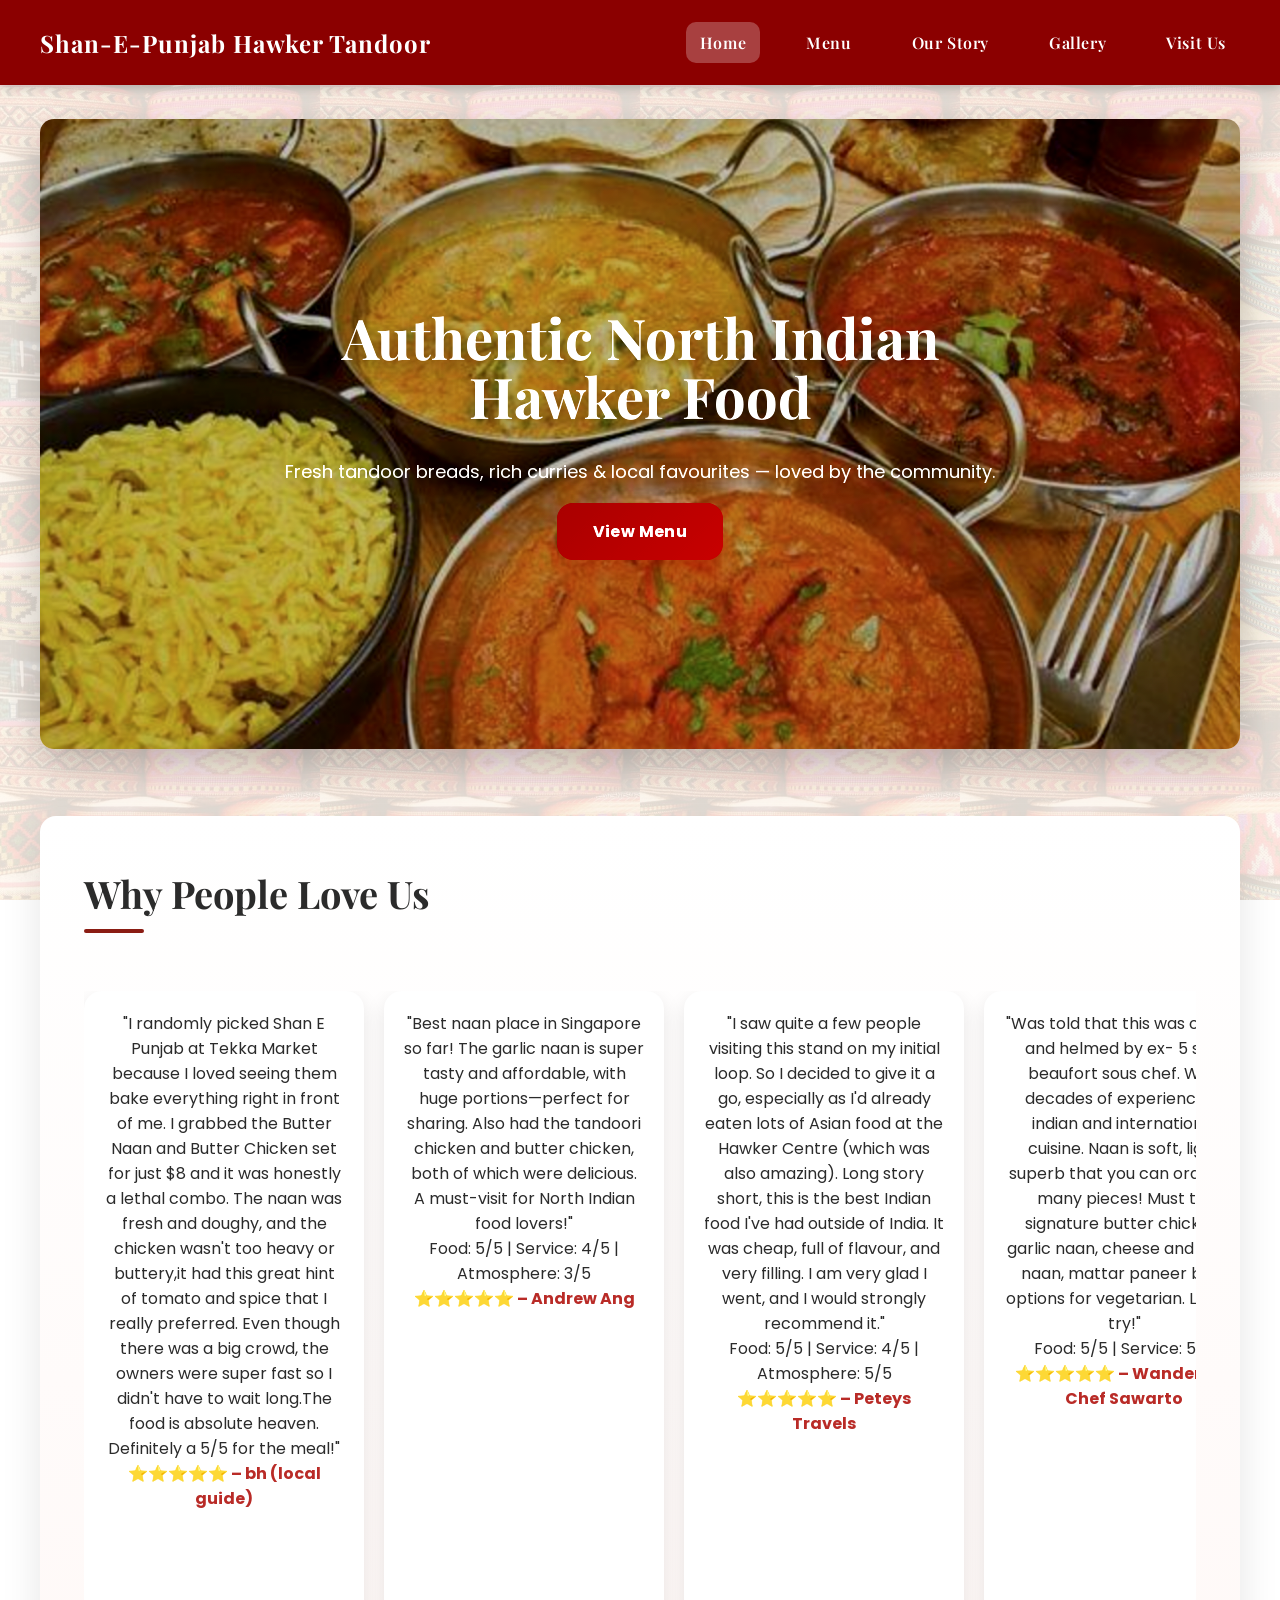
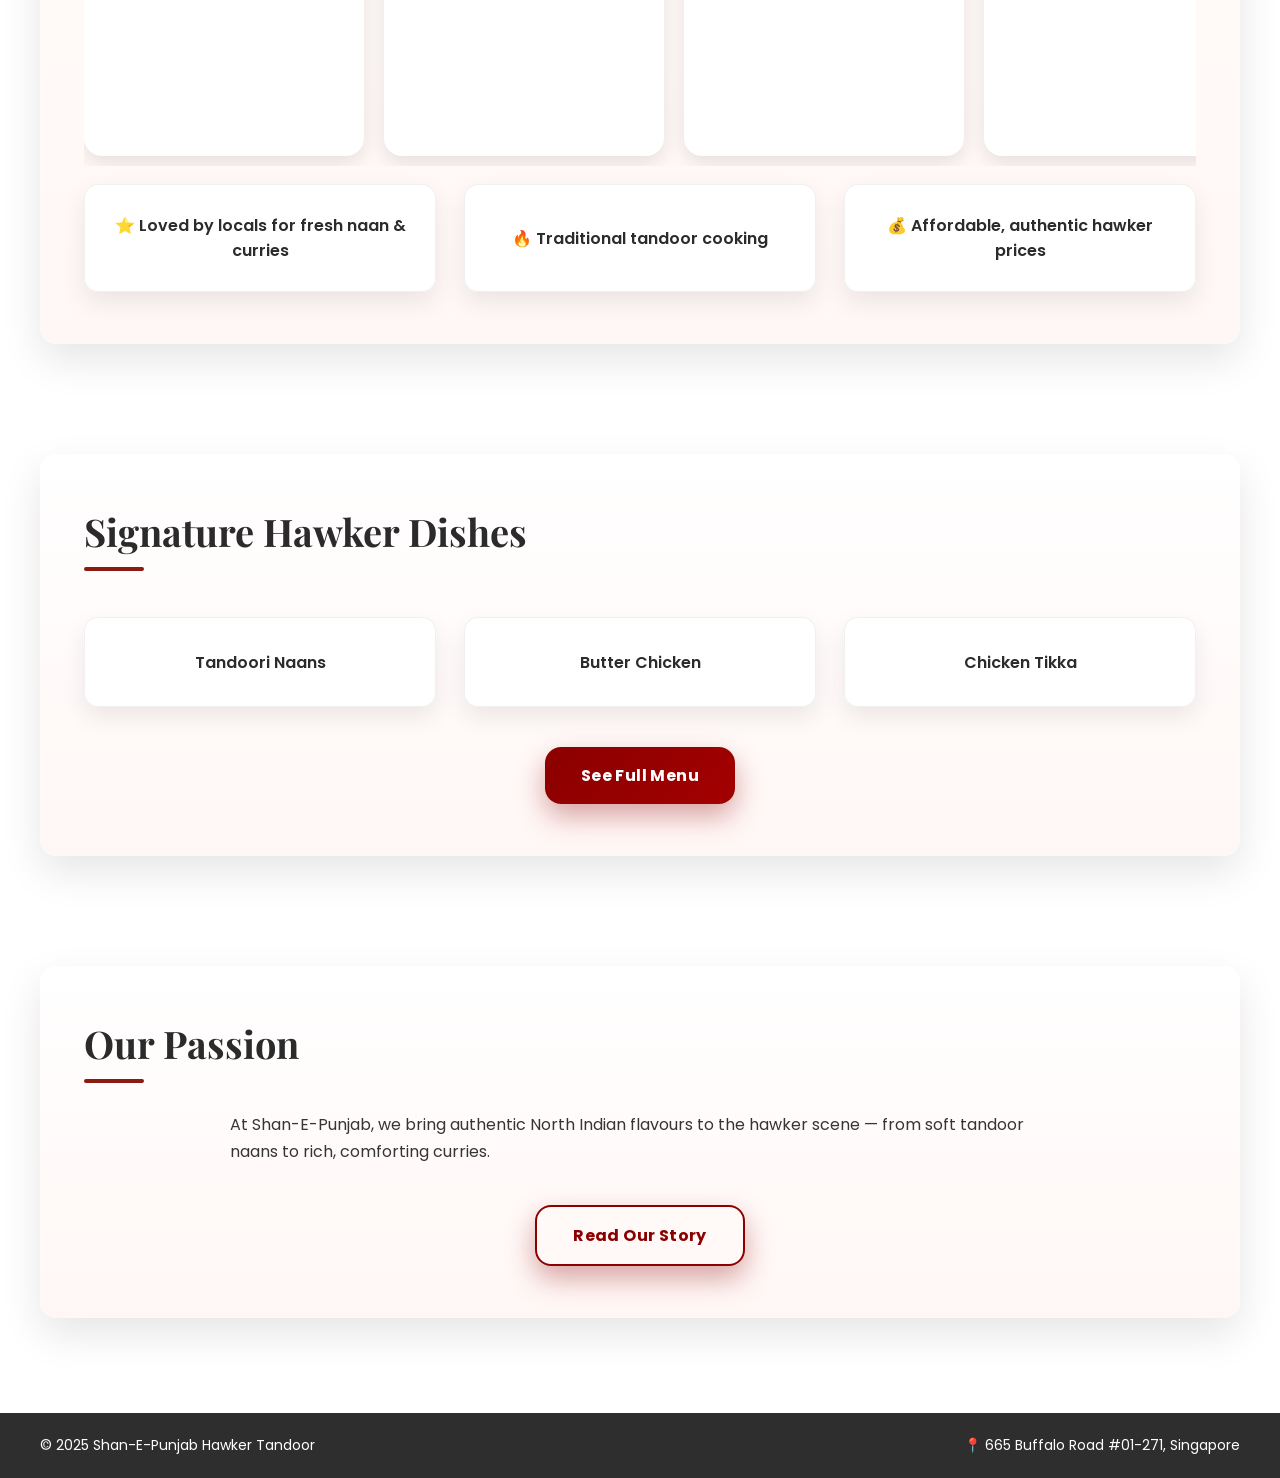
<file: index.html>
<!DOCTYPE html>
<html lang="en">
<head>
  <meta charset="UTF-8" />
  <meta name="viewport" content="width=device-width, initial-scale=1.0" />
  <title>Shan-E-Punjab Hawker Tandoor</title>

  <link rel="preconnect" href="https://fonts.googleapis.com">
  <link rel="preconnect" href="https://fonts.gstatic.com" crossorigin>
  <link href="https://fonts.googleapis.com/css2?family=Poppins:wght@400;600;700&family=Playfair+Display:wght@600;700&display=swap" rel="stylesheet">

  <link rel="stylesheet" href="style.css" />
</head>

<body>

  <!-- NAVBAR -->
  <header class="site-header">
    <div class="container nav-wrap">
      <div class="logo">Shan-E-Punjab Hawker Tandoor</div>

      <nav class="nav">
        <a href="index.html"class="active">Home </a>
        <a href="menu.html">Menu</a>
        <a href="story.html">Our Story</a>
        <a href="gallery.html">Gallery</a>
        <a href="visit.html">Visit Us</a>
      </nav>
    </div>
  </header>

  <!-- HERO -->
  <section class="hero">
    <div class="container hero-inner">
      <div class="hero-content">
        <h1>Authentic North Indian Hawker Food</h1>
        <p>Fresh tandoor breads, rich curries & local favourites — loved by the community.</p>
        <a class="btn" href="menu.html">View Menu</a>
      </div>
    </div>
  </section>

  <!-- WHY PEOPLE LOVE US -->
  <section class="section">
    <div class="container">
      <div class="section-box reveal">
        <h2>Why People Love Us</h2>
        <!-- Reviews Slider -->
<div class="reviews-scroll">
  <div class="review-card">
    <p>"I randomly picked Shan E Punjab at Tekka Market because I loved seeing them bake everything right in front of me. I grabbed the Butter Naan and Butter Chicken set for just $8 and it was honestly a lethal combo. The naan was fresh and doughy, and the chicken wasn't too heavy or buttery,it had this great hint of tomato and spice that I really preferred.
Even though there was a big crowd, the owners were super fast so I didn't have to wait long.The food is absolute heaven. Definitely a 5/5 for the meal!"</p>
    <span>⭐⭐⭐⭐⭐ – bh (local guide) </span>
  </div>

  <div class="review-card">

    <p>"Best naan place in Singapore so far! The garlic naan is super tasty and affordable, with huge portions—perfect for sharing. Also had the tandoori chicken and butter chicken, both of which were delicious. A must-visit for North Indian food lovers!"
<div></div>
Food: 5/5 | Service: 4/5 | Atmosphere: 3/5</p>
    <span>⭐⭐⭐⭐⭐ – Andrew Ang</span>
  </div>

  <div class="review-card">
    <p>"I saw quite a few people visiting this stand on my initial loop. So I decided to give it a go, especially as I'd already eaten lots of Asian food at the Hawker Centre (which was also amazing). Long story short, this is the best Indian food I've had outside of India. It was cheap, full of flavour, and very filling. I am very glad I went, and I would strongly recommend it."
<div></div>
      Food: 5/5 | Service: 4/5 | Atmosphere: 5/5
    </p>
    <span>⭐⭐⭐⭐⭐ – Peteys Travels</span>
  </div>

  <div class="review-card">

    <p>"Was told that this was owned and helmed by ex- 5 star beaufort sous chef. With decades of experience in indian and international cuisine. Naan is soft, light superb that you can order so many pieces! Must try signature butter chicken, garlic naan, cheese and garlic naan, mattar paneer bets options for vegetarian. Lots to try!"
<div>
</div>
Food: 5/5 | Service: 5/5</p>
    <span>⭐⭐⭐⭐⭐ – Wanderlust Chef Sawarto</span>
  </div>

  <div class="review-card">
    
    <p>“My first time trying this stall and it finally satisfied my long-time craving for butter chicken with garlic naan 😁. I visited Little India looking for authentic North Indian food and this spot did not disappoint , prices were clearly displayed, which I appreciated. A friend recommended it and we met there for a rich, flavorful butter chicken with two generously loaded garlic naans. The portions were filling — I couldn’t finish everything, so the kind stall holder helped pack one naan and even included fresh condiments like cabbage and onions. The food was delicious, refreshing and made for a perfect afternoon treat. Definitely worth visiting , just be prepared for the heat and grab a cold drink!”
<div></div>
Food: 4/5 | Service: 5/5 | Atmosphere: 4/5</p>
    <span>⭐⭐⭐⭐⭐ – Alice Bok</span>
  </div>

</div>
        <div class="cards">
          <div class="card">⭐ Loved by locals for fresh naan & curries</div>
          <div class="card">🔥 Traditional tandoor cooking</div>
          <div class="card">💰 Affordable, authentic hawker prices</div>
        </div>
      </div>
    </div>
  </section>

  <!-- SIGNATURE HAWKER DISHES (FIXED: NOW MATCHES OTHER SECTIONS) -->
  <section class="section">
    <div class="container">
      <div class="section-box reveal">
        <h2>Signature Hawker Dishes</h2>

        <div class="cards">
          <div class="card">Tandoori Naans</div>
          <div class="card">Butter Chicken</div>
          <div class="card">Chicken Tikka</div>
        </div>

        <div class="section-actions reveal">
          <a class="btn" href="menu.html">See Full Menu</a>
        </div>
      </div>
    </div>
  </section>

  <!-- OUR PASSION -->
  <section class="section">
    <div class="container">
      <div class="section-box reveal">
        <h2>Our Passion</h2>

        <p class="lead">
          At Shan-E-Punjab, we bring authentic North Indian flavours to the hawker scene —
          from soft tandoor naans to rich, comforting curries. 
        </p>

        <div class="section-actions reveal">
          <a class="btn btn-outline" href="story.html">Read Our Story</a>
        </div>
      </div>
    </div>
  </section>

  <footer class="footer">
    <div class="container footer-inner">
      <div>© 2025 Shan-E-Punjab Hawker Tandoor</div>
      <div>📍 665 Buffalo Road #01-271, Singapore</div>
    </div>
  </footer>

</body>
</html>
<script>
function revealOnScroll() {
  const reveals = document.querySelectorAll(".reveal");

  for (let i = 0; i < reveals.length; i++) {
    const windowHeight = window.innerHeight;
    const elementTop = reveals[i].getBoundingClientRect().top;
    const elementVisible = 100;

    if (elementTop < windowHeight - elementVisible) {
      reveals[i].classList.add("active");
    }
  }
}

window.addEventListener("scroll", revealOnScroll);
window.addEventListener("load", revealOnScroll);
</script>
</file>
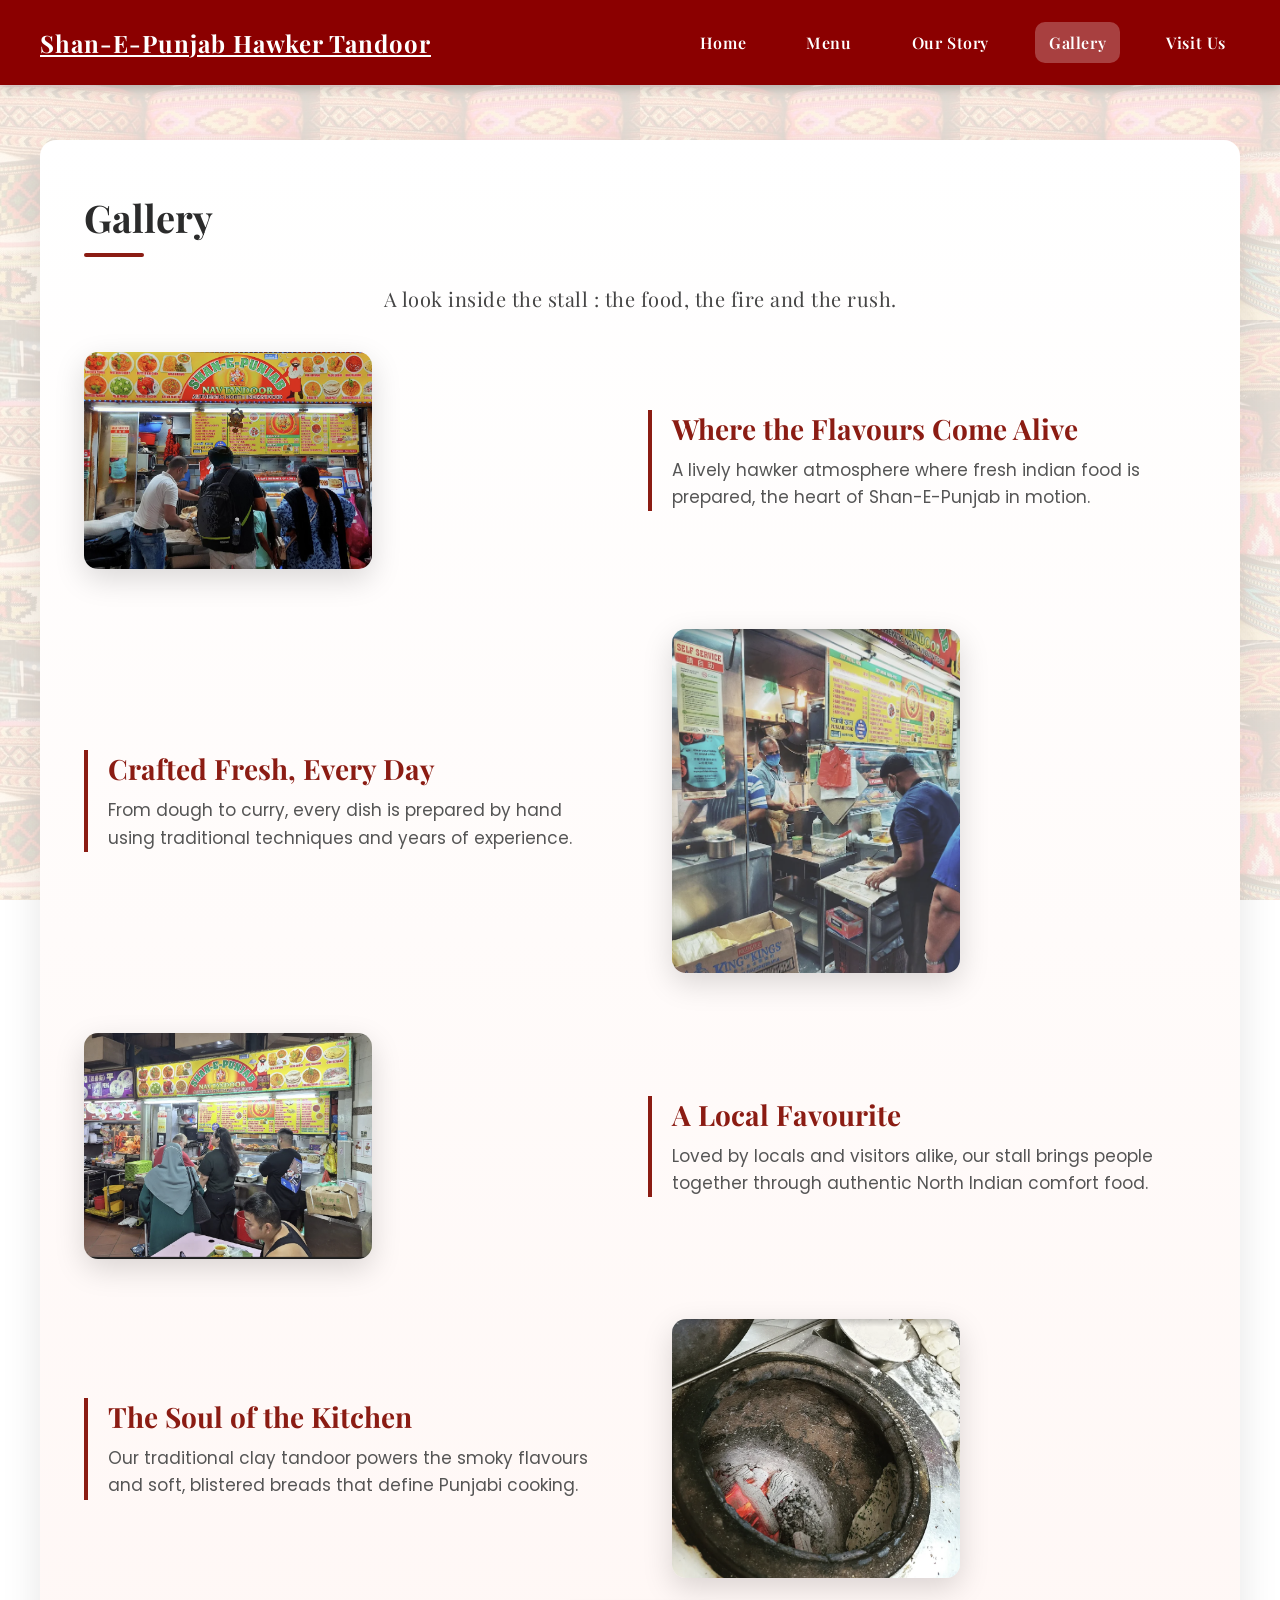
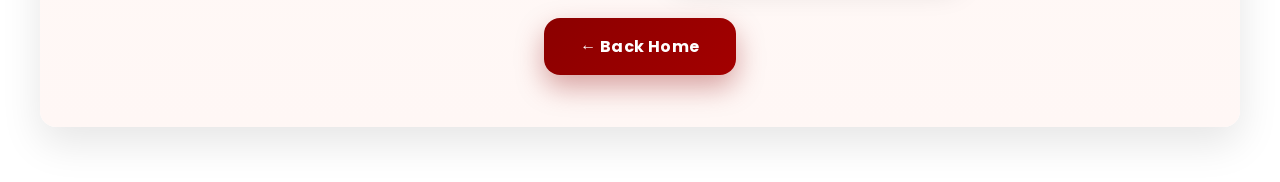
<file: gallery.html>
<!DOCTYPE html>
<html lang="en">
<head>
  <meta charset="UTF-8" />
  <meta name="viewport" content="width=device-width, initial-scale=1.0" />
  <title>Gallery | Shan-E-Punjab</title>

  <!-- Fonts -->
  <link rel="preconnect" href="https://fonts.googleapis.com">
  <link rel="preconnect" href="https://fonts.gstatic.com" crossorigin>
  <link href="https://fonts.googleapis.com/css2?family=Poppins:wght@400;600;700&family=Playfair+Display:wght@600;700&display=swap" rel="stylesheet">

  <!-- CSS -->
  <link rel="stylesheet" href="style.css" />
</head>

<body>

  <!-- NAVBAR (Gallery page highlighted) -->
  <header class="site-header">
    <div class="container nav-wrap">

      <a href="index.html" class="logo">
        Shan-E-Punjab Hawker Tandoor
      </a>

      <nav class="nav">
        <a href="index.html">Home</a>
        <a href="menu.html">Menu</a>
        <a href="story.html">Our Story</a>
        <a href="gallery.html" class="active">Gallery</a>
        <a href="visit.html">Visit Us</a>
      </nav>

    </div>
  </header>

  <!-- PAGE CONTENT -->
  <section class="section">
    <div class="container">
      <div class="section-box">
        <h2 class="reveal">Gallery</h2>
        <p class="menu-subtitle reveal">A look inside the stall : the food, the fire and the rush.</p>

        <!-- BIG SHOWCASE LAYOUT -->
        <div class="gallery-showcase">

          <!-- 1 -->
          <div class="gallery-row reveal">
            <div class="gallery-img">
              <img src="shane punjab 1 .png" alt="Shan-E-Punjab stall front with customers">
            </div>
            <div class="gallery-text">
              <h3>Where the Flavours Come Alive</h3>
              <p>A lively hawker atmosphere where fresh indian food is prepared, the heart of Shan-E-Punjab in motion.</p>
            </div>
          </div>

          <!-- 2 (reversed) -->
          <div class="gallery-row reverse reveal">
            <div class="gallery-img">
              <img src="shane punjab 2 .png" alt="Kitchen preparation inside the stall">
            </div>
            <div class="gallery-text">
              <h3>Crafted Fresh, Every Day</h3>
              <p>From dough to curry, every dish is prepared by hand using traditional techniques and years of experience.</p>
            </div>
          </div>

          <!-- 3 -->
          <div class="gallery-row reveal">
            <div class="gallery-img">
              <img src="shane punjab 3.png" alt="Crowd gathered at Shan-E-Punjab stall">
            </div>
            <div class="gallery-text">
              <h3>A Local Favourite</h3>
              <p>Loved by locals and visitors alike, our stall brings people together through authentic North Indian comfort food.</p>
            </div>
          </div>

          <!-- 4 (reversed) -->
          <div class="gallery-row reverse reveal">
            <div class="gallery-img">
              <img src="tandoor 1.png" alt="Tandoor oven with heat and charcoal">
            </div>
            <div class="gallery-text">
              <h3>The Soul of the Kitchen</h3>
              <p>Our traditional clay tandoor powers the smoky flavours and soft, blistered breads that define Punjabi cooking.</p>
            </div>
          </div>

        </div>

        <div class="section-actions reveal">
          <a class="btn" href="index.html">← Back Home</a>
        </div>

      </div>
    </div>
  </section>

  <!-- SCROLL REVEAL SCRIPT -->
  <script>
    function revealOnScroll() {
      const reveals = document.querySelectorAll(".reveal");
      for (let i = 0; i < reveals.length; i++) {
        const windowHeight = window.innerHeight;
        const elementTop = reveals[i].getBoundingClientRect().top;
        const elementVisible = 100;

        if (elementTop < windowHeight - elementVisible) {
          reveals[i].classList.add("active");
        }
      }
    }

    window.addEventListener("scroll", revealOnScroll);
    window.addEventListener("load", revealOnScroll);
  </script>

</body>

</html>
</file>
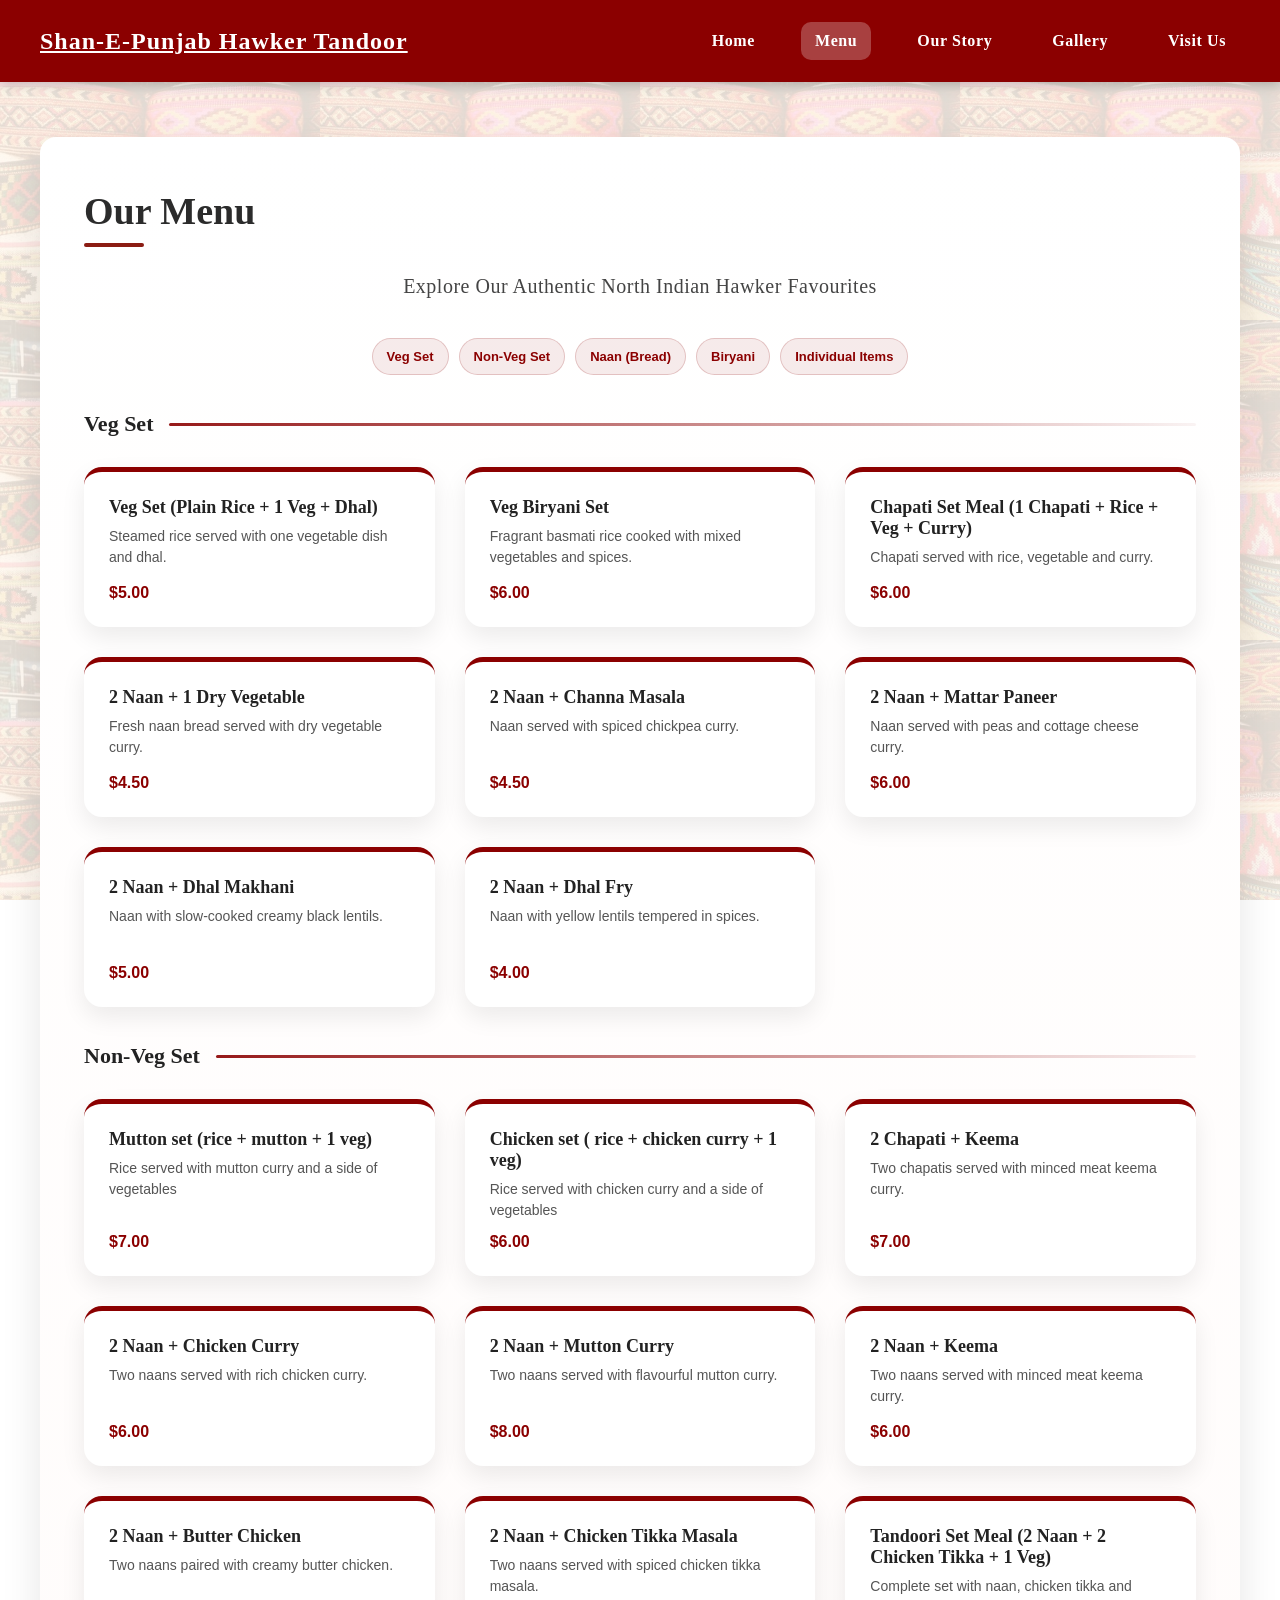
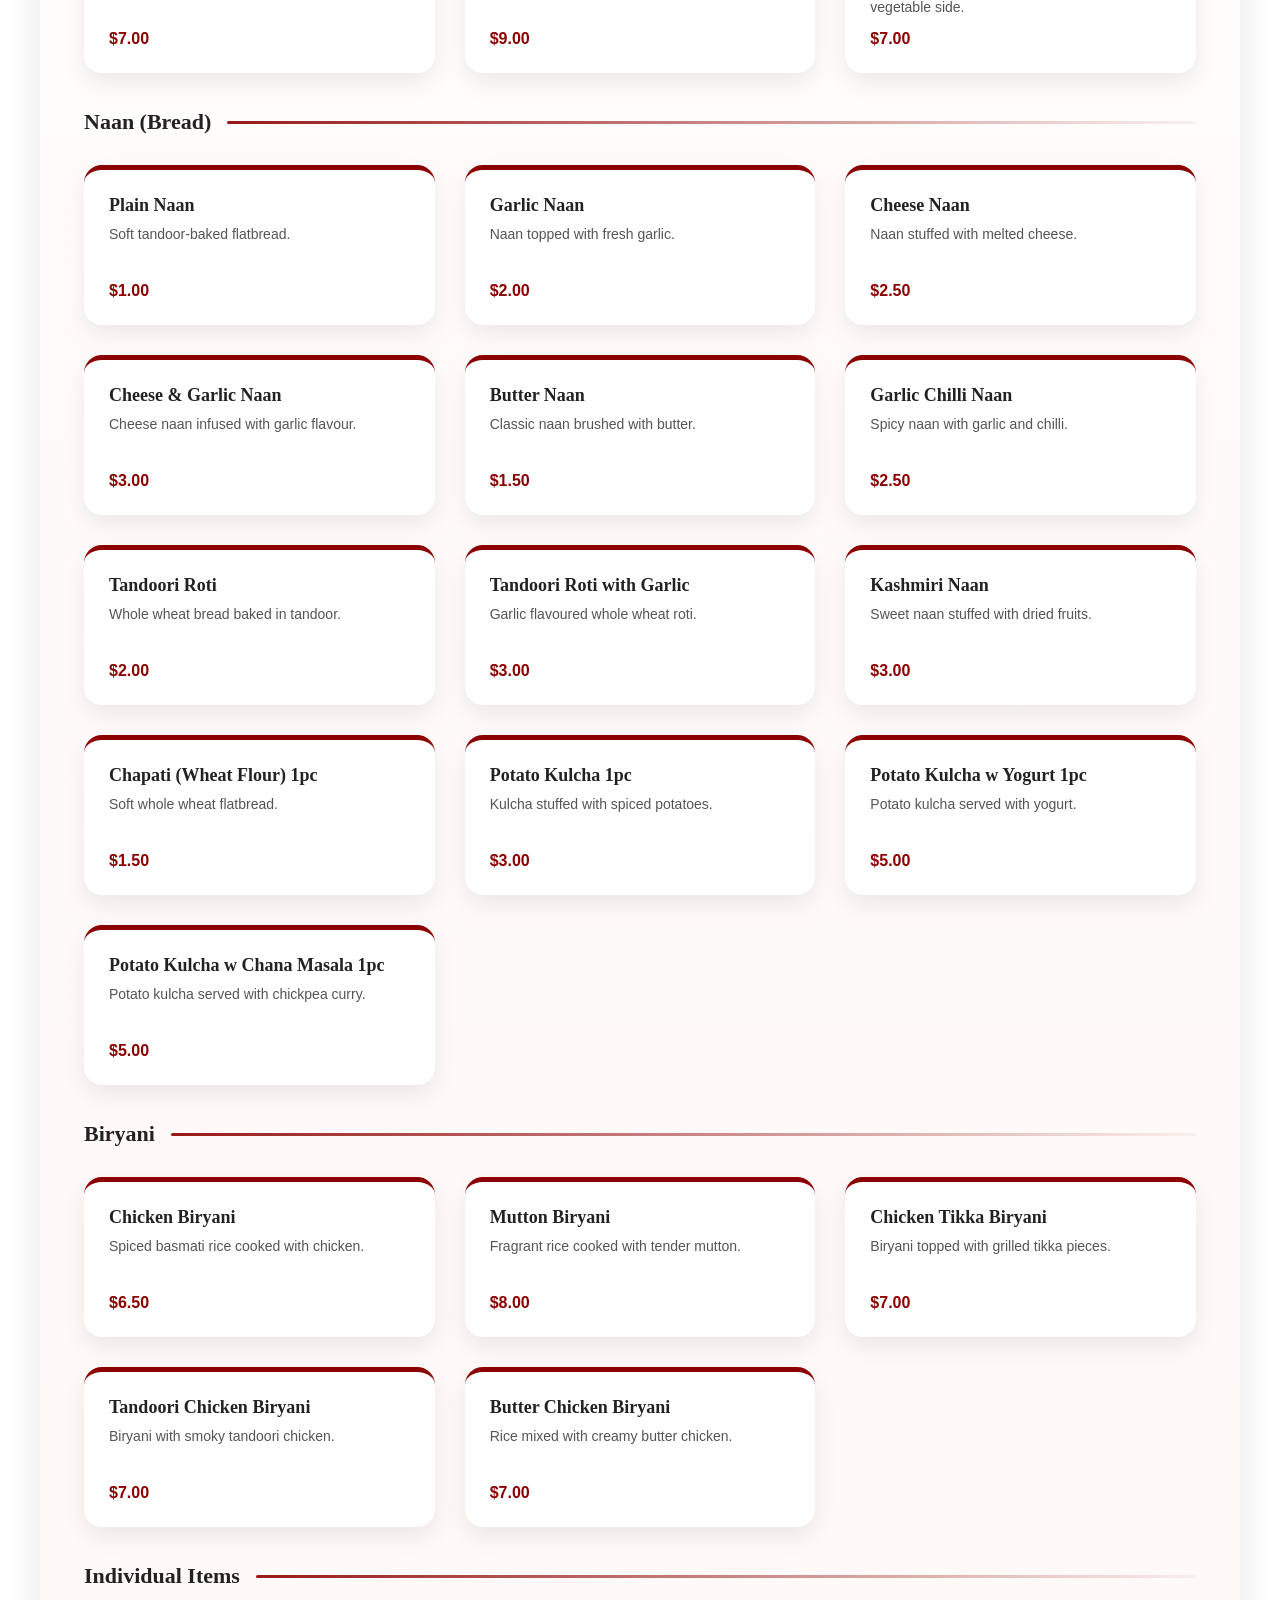
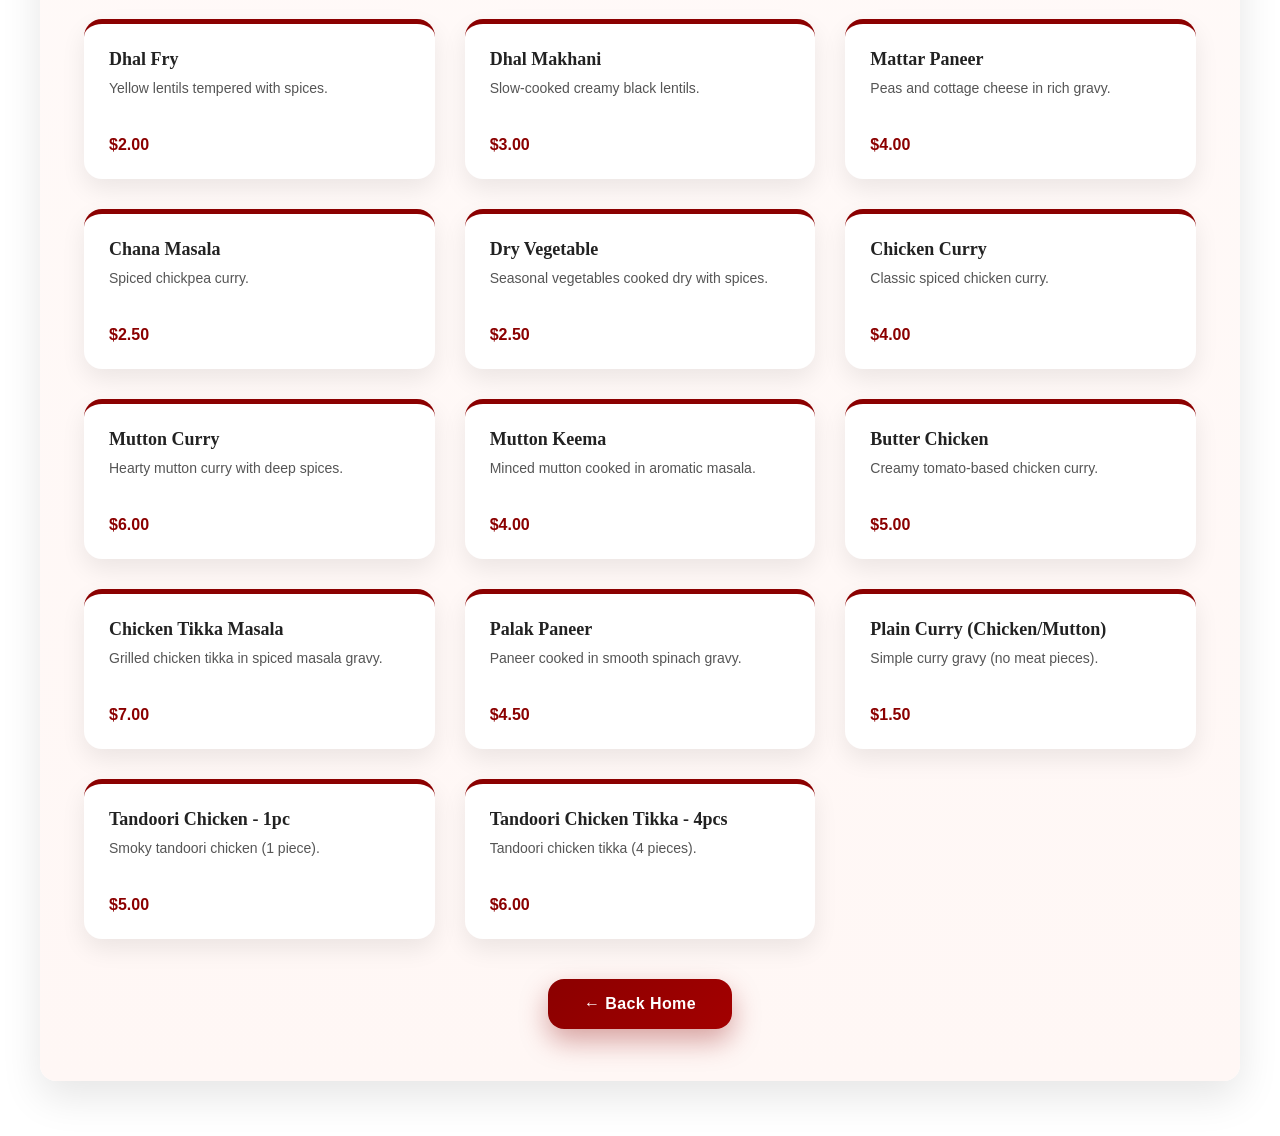
<file: menu.html>
<!DOCTYPE html>
<html lang="en">
<head>
<meta charset="UTF-8">
<meta name="viewport" content="width=device-width, initial-scale=1.0">
<title>Menu | Shan-E-Punjab</title>
<link rel="stylesheet" href="style.css">
</head>

<body>

<header class="site-header">
  <div class="container nav-wrap">
    <a href="index.html" class="logo">
      Shan-E-Punjab Hawker Tandoor
    </a>

    <nav class="nav">
      <a href="index.html">Home</a>
      <a href="menu.html" class="active">Menu</a>
      <a href="story.html">Our Story</a>
      <a href="gallery.html">Gallery</a>
      <a href="visit.html">Visit Us</a>
    </nav>
  </div>
</header>

<section class="section">
  <div class="container">
    <div class="section-box">

      <h2 class="reveal">Our Menu</h2>

      <p class="menu-subtitle reveal">
        Explore Our Authentic North Indian Hawker Favourites
      </p>

      <!-- JUMP LINKS -->
      <div class="menu-nav reveal">
        <a href="#veg-set" class="menu-chip">Veg Set</a>
        <a href="#nonveg-set" class="menu-chip">Non-Veg Set</a>
        <a href="#naan" class="menu-chip">Naan (Bread)</a>
        <a href="#biryani" class="menu-chip">Biryani</a>
        <a href="#items" class="menu-chip">Individual Items</a>
      </div>

      <!-- VEG SET -->
      <section class="menu-section reveal" id="veg-set">
        <div class="menu-section-head">
          <h3 class="menu-section-title">Veg Set</h3>
          <div class="menu-section-line"></div>
        </div>

        <div class="menu-grid">

          <div class="menu-item">
            <h3>Veg Set (Plain Rice + 1 Veg + Dhal)</h3>
            <p>Steamed rice served with one vegetable dish and dhal.</p>
            <div class="menu-price">$5.00</div>
          </div>

          <div class="menu-item">
            <h3>Veg Biryani Set</h3>
            <p>Fragrant basmati rice cooked with mixed vegetables and spices.</p>
            <div class="menu-price">$6.00</div>
          </div>

          <div class="menu-item">
            <h3>Chapati Set Meal (1 Chapati + Rice + Veg + Curry)</h3>
            <p>Chapati served with rice, vegetable and curry.</p>
            <div class="menu-price">$6.00</div>
          </div>

          <div class="menu-item">
            <h3>2 Naan + 1 Dry Vegetable</h3>
            <p>Fresh naan bread served with dry vegetable curry.</p>
            <div class="menu-price">$4.50</div>
          </div>

          <div class="menu-item">
            <h3>2 Naan + Channa Masala</h3>
            <p>Naan served with spiced chickpea curry.</p>
            <div class="menu-price">$4.50</div>
          </div>

          <div class="menu-item">
            <h3>2 Naan + Mattar Paneer</h3>
            <p>Naan served with peas and cottage cheese curry.</p>
            <div class="menu-price">$6.00</div>
          </div>

          <div class="menu-item">
            <h3>2 Naan + Dhal Makhani</h3>
            <p>Naan with slow-cooked creamy black lentils.</p>
            <div class="menu-price">$5.00</div>
          </div>

          <div class="menu-item">
            <h3>2 Naan + Dhal Fry</h3>
            <p>Naan with yellow lentils tempered in spices.</p>
            <div class="menu-price">$4.00</div>
          </div>

        </div>
      </section>

      <!-- NON VEG SET -->
      <section class="menu-section reveal" id="nonveg-set">
        <div class="menu-section-head">
          <h3 class="menu-section-title">Non-Veg Set</h3>
          <div class="menu-section-line"></div>
        </div>

        <div class="menu-grid">

          <div class="menu-item">
            <h3>Mutton set (rice + mutton + 1 veg)</h3>
            <p>Rice served with mutton curry and a side of vegetables</p>
            <div class="menu-price">$7.00</div>
          </div>

          <div class="menu-item">
            <h3>Chicken set ( rice + chicken curry + 1 veg)</h3>
            <p>Rice served with chicken curry and a side of vegetables</p>
            <div class="menu-price">$6.00</div>
          </div>

          <div class="menu-item">
            <h3>2 Chapati + Keema</h3>
            <p>Two chapatis served with minced meat keema curry.</p>
            <div class="menu-price">$7.00</div>
          </div>

          <div class="menu-item">
            <h3>2 Naan + Chicken Curry</h3>
            <p>Two naans served with rich chicken curry.</p>
            <div class="menu-price">$6.00</div>
          </div>

          <div class="menu-item">
            <h3>2 Naan + Mutton Curry</h3>
            <p>Two naans served with flavourful mutton curry.</p>
            <div class="menu-price">$8.00</div>
          </div>

          <div class="menu-item">
            <h3>2 Naan + Keema</h3>
            <p>Two naans served with minced meat keema curry.</p>
            <div class="menu-price">$6.00</div>
          </div>

          <div class="menu-item">
            <h3>2 Naan + Butter Chicken</h3>
            <p>Two naans paired with creamy butter chicken.</p>
            <div class="menu-price">$7.00</div>
          </div>

          <div class="menu-item">
            <h3>2 Naan + Chicken Tikka Masala</h3>
            <p>Two naans served with spiced chicken tikka masala.</p>
            <div class="menu-price">$9.00</div>
          </div>

          <div class="menu-item">
            <h3>Tandoori Set Meal (2 Naan + 2 Chicken Tikka + 1 Veg)</h3>
            <p>Complete set with naan, chicken tikka and vegetable side.</p>
            <div class="menu-price">$7.00</div>
          </div>

        </div>
      </section>

      <!-- NAAN (BREAD) -->
      <section class="menu-section reveal" id="naan">
        <div class="menu-section-head">
          <h3 class="menu-section-title">Naan (Bread)</h3>
          <div class="menu-section-line"></div>
        </div>

        <div class="menu-grid">

          <div class="menu-item">
            <h3>Plain Naan</h3>
            <p>Soft tandoor-baked flatbread.</p>
            <div class="menu-price">$1.00</div>
          </div>

          <div class="menu-item">
            <h3>Garlic Naan</h3>
            <p>Naan topped with fresh garlic.</p>
            <div class="menu-price">$2.00</div>
          </div>

          <div class="menu-item">
            <h3>Cheese Naan</h3>
            <p>Naan stuffed with melted cheese.</p>
            <div class="menu-price">$2.50</div>
          </div>

          <div class="menu-item">
            <h3>Cheese & Garlic Naan</h3>
            <p>Cheese naan infused with garlic flavour.</p>
            <div class="menu-price">$3.00</div>
          </div>

          <div class="menu-item">
            <h3>Butter Naan</h3>
            <p>Classic naan brushed with butter.</p>
            <div class="menu-price">$1.50</div>
          </div>

          <div class="menu-item">
            <h3>Garlic Chilli Naan</h3>
            <p>Spicy naan with garlic and chilli.</p>
            <div class="menu-price">$2.50</div>
          </div>

          <div class="menu-item">
            <h3>Tandoori Roti</h3>
            <p>Whole wheat bread baked in tandoor.</p>
            <div class="menu-price">$2.00</div>
          </div>

          <div class="menu-item">
            <h3>Tandoori Roti with Garlic</h3>
            <p>Garlic flavoured whole wheat roti.</p>
            <div class="menu-price">$3.00</div>
          </div>

          <div class="menu-item">
            <h3>Kashmiri Naan</h3>
            <p>Sweet naan stuffed with dried fruits.</p>
            <div class="menu-price">$3.00</div>
          </div>

          <div class="menu-item">
            <h3>Chapati (Wheat Flour) 1pc</h3>
            <p>Soft whole wheat flatbread.</p>
            <div class="menu-price">$1.50</div>
          </div>

          <div class="menu-item">
            <h3>Potato Kulcha 1pc</h3>
            <p>Kulcha stuffed with spiced potatoes.</p>
            <div class="menu-price">$3.00</div>
          </div>

          <div class="menu-item">
            <h3>Potato Kulcha w Yogurt 1pc</h3>
            <p>Potato kulcha served with yogurt.</p>
            <div class="menu-price">$5.00</div>
          </div>

          <div class="menu-item">
            <h3>Potato Kulcha w Chana Masala 1pc</h3>
            <p>Potato kulcha served with chickpea curry.</p>
            <div class="menu-price">$5.00</div>
          </div>

        </div>
      </section>

      <!-- BIRYANI -->
      <section class="menu-section reveal" id="biryani">
        <div class="menu-section-head">
          <h3 class="menu-section-title">Biryani</h3>
          <div class="menu-section-line"></div>
        </div>

        <div class="menu-grid">

          <div class="menu-item">
            <h3>Chicken Biryani</h3>
            <p>Spiced basmati rice cooked with chicken.</p>
            <div class="menu-price">$6.50</div>
          </div>

          <div class="menu-item">
            <h3>Mutton Biryani</h3>
            <p>Fragrant rice cooked with tender mutton.</p>
            <div class="menu-price">$8.00</div>
          </div>

          <div class="menu-item">
            <h3>Chicken Tikka Biryani</h3>
            <p>Biryani topped with grilled tikka pieces.</p>
            <div class="menu-price">$7.00</div>
          </div>

          <div class="menu-item">
            <h3>Tandoori Chicken Biryani</h3>
            <p>Biryani with smoky tandoori chicken.</p>
            <div class="menu-price">$7.00</div>
          </div>

          <div class="menu-item">
            <h3>Butter Chicken Biryani</h3>
            <p>Rice mixed with creamy butter chicken.</p>
            <div class="menu-price">$7.00</div>
          </div>

        </div>
      </section>

      <!-- INDIVIDUAL ITEMS -->
      <section class="menu-section reveal" id="items">
        <div class="menu-section-head">
          <h3 class="menu-section-title">Individual Items</h3>
          <div class="menu-section-line"></div>
        </div>

        <div class="menu-grid">

          <div class="menu-item">
            <h3>Dhal Fry</h3>
            <p>Yellow lentils tempered with spices.</p>
            <div class="menu-price">$2.00</div>
          </div>

          <div class="menu-item">
            <h3>Dhal Makhani</h3>
            <p>Slow-cooked creamy black lentils.</p>
            <div class="menu-price">$3.00</div>
          </div>

          <div class="menu-item">
            <h3>Mattar Paneer</h3>
            <p>Peas and cottage cheese in rich gravy.</p>
            <div class="menu-price">$4.00</div>
          </div>

          <div class="menu-item">
            <h3>Chana Masala</h3>
            <p>Spiced chickpea curry.</p>
            <div class="menu-price">$2.50</div>
          </div>

          <div class="menu-item">
            <h3>Dry Vegetable</h3>
            <p>Seasonal vegetables cooked dry with spices.</p>
            <div class="menu-price">$2.50</div>
          </div>

          <div class="menu-item">
            <h3>Chicken Curry</h3>
            <p>Classic spiced chicken curry.</p>
            <div class="menu-price">$4.00</div>
          </div>

          <div class="menu-item">
            <h3>Mutton Curry</h3>
            <p>Hearty mutton curry with deep spices.</p>
            <div class="menu-price">$6.00</div>
          </div>

          <div class="menu-item">
            <h3>Mutton Keema</h3>
            <p>Minced mutton cooked in aromatic masala.</p>
            <div class="menu-price">$4.00</div>
          </div>

          <div class="menu-item">
            <h3>Butter Chicken</h3>
            <p>Creamy tomato-based chicken curry.</p>
            <div class="menu-price">$5.00</div>
          </div>

          <div class="menu-item">
            <h3>Chicken Tikka Masala</h3>
            <p>Grilled chicken tikka in spiced masala gravy.</p>
            <div class="menu-price">$7.00</div>
          </div>

          <div class="menu-item">
            <h3>Palak Paneer</h3>
            <p>Paneer cooked in smooth spinach gravy.</p>
            <div class="menu-price">$4.50</div>
          </div>

          <div class="menu-item">
            <h3>Plain Curry (Chicken/Mutton)</h3>
            <p>Simple curry gravy (no meat pieces).</p>
            <div class="menu-price">$1.50</div>
          </div>

          <div class="menu-item">
            <h3>Tandoori Chicken - 1pc</h3>
            <p>Smoky tandoori chicken (1 piece).</p>
            <div class="menu-price">$5.00</div>
          </div>

          <div class="menu-item">
            <h3>Tandoori Chicken Tikka - 4pcs</h3>
            <p>Tandoori chicken tikka (4 pieces).</p>
            <div class="menu-price">$6.00</div>
          </div>

        </div>
      </section>

      <div class="section-actions reveal">
        <a class="btn" href="index.html">← Back Home</a>
      </div>

    </div>
  </div>
</section>

<!-- SCROLL REVEAL SCRIPT -->
<script>
function revealOnScroll() {
  const reveals = document.querySelectorAll(".reveal");
  for (let i = 0; i < reveals.length; i++) {
    const windowHeight = window.innerHeight;
    const elementTop = reveals[i].getBoundingClientRect().top;
    const elementVisible = 100;
    if (elementTop < windowHeight - elementVisible) {
      reveals[i].classList.add("active");
    }
  }
}
window.addEventListener("scroll", revealOnScroll);
window.addEventListener("load", revealOnScroll);
</script>

</body>

</html>
</file>
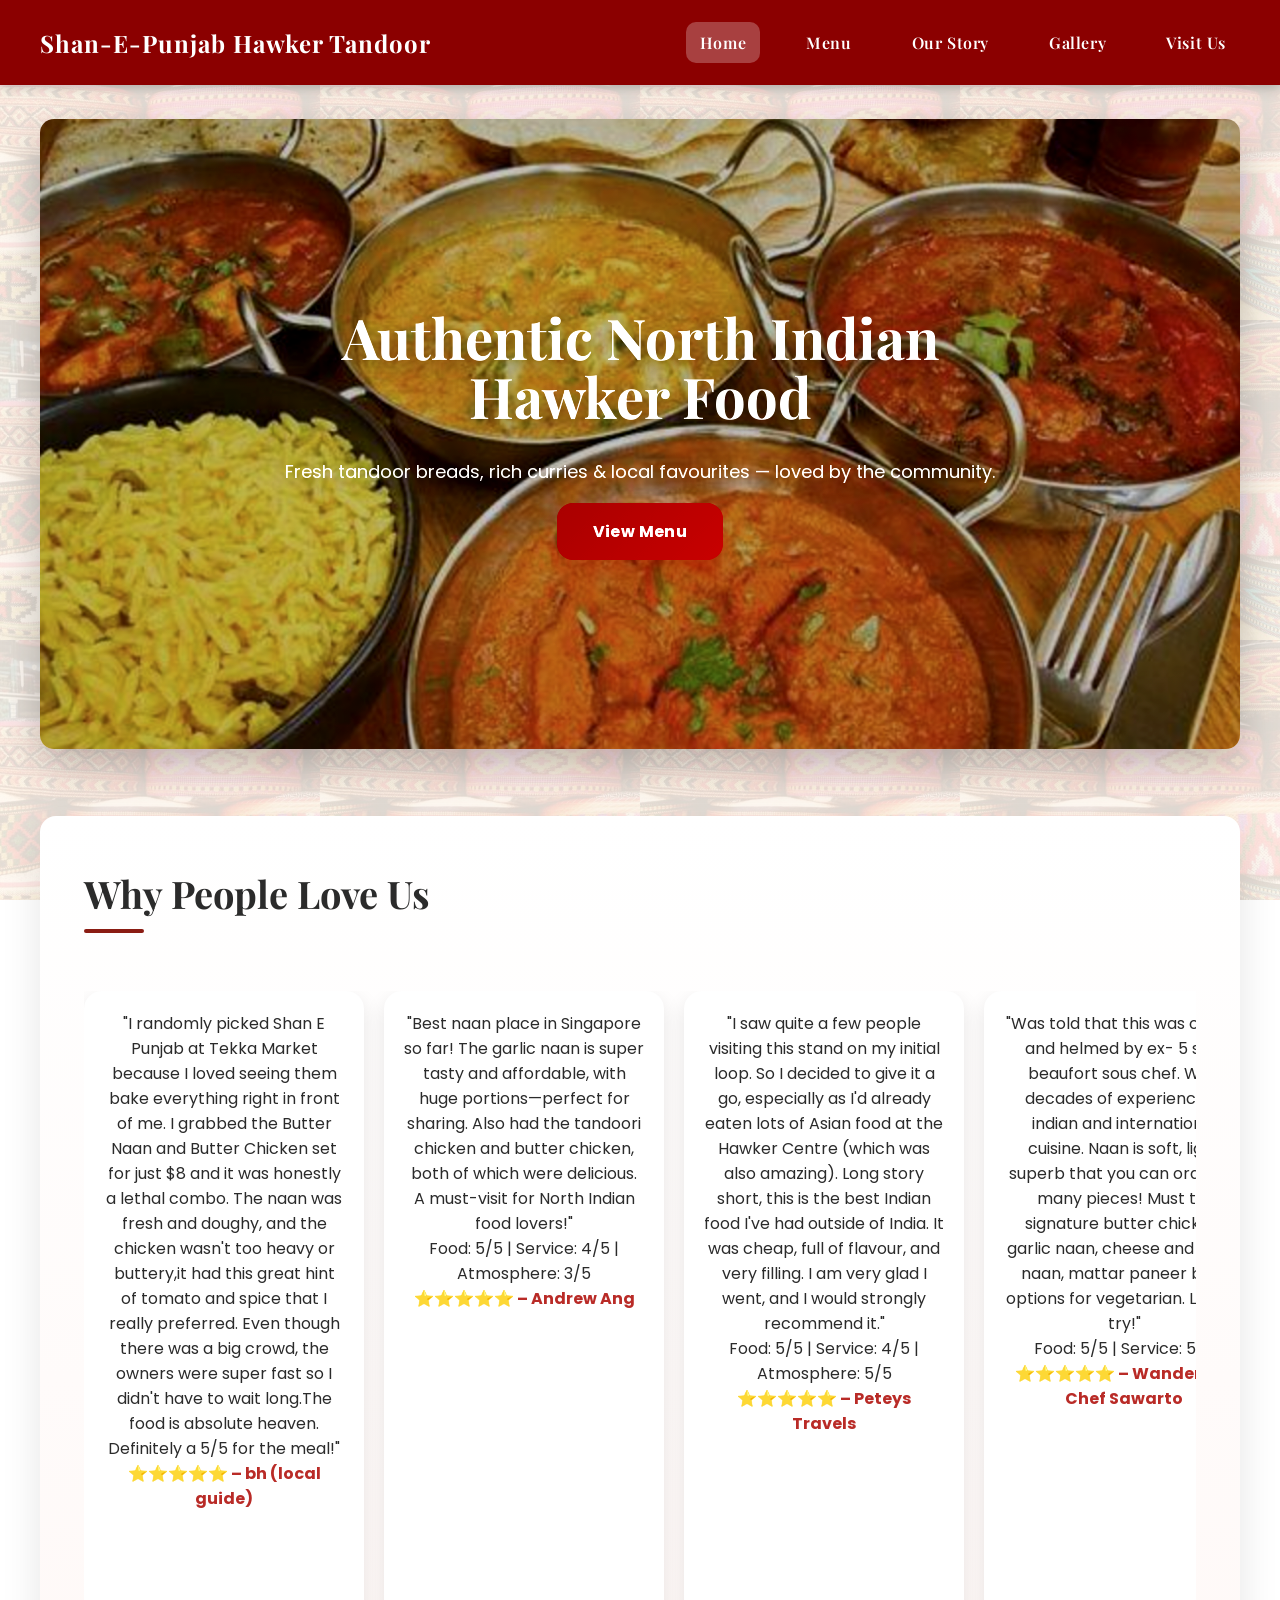
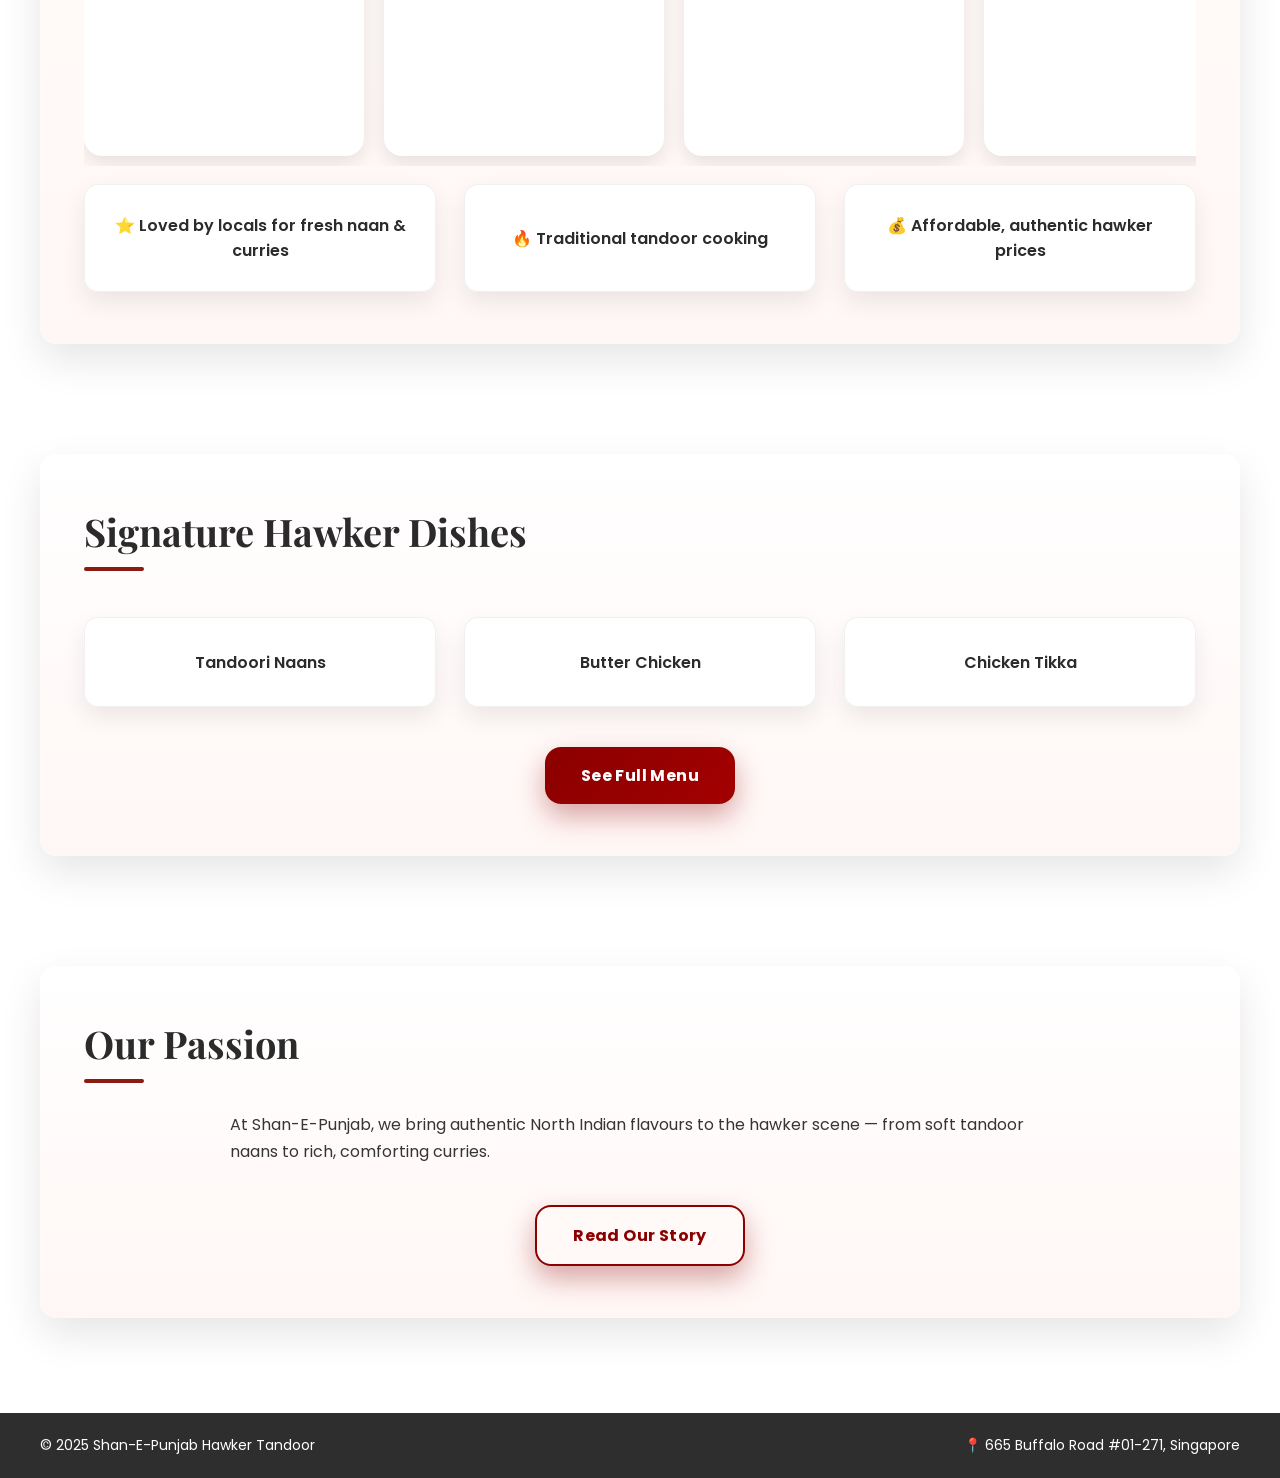
<file: Shane-e-punjab.html>
<!DOCTYPE html>
<html lang="en">
<head>
  <meta charset="UTF-8" />
  <meta name="viewport" content="width=device-width, initial-scale=1.0" />
  <title>Shan-E-Punjab Hawker Tandoor</title>

  <link rel="preconnect" href="https://fonts.googleapis.com">
  <link rel="preconnect" href="https://fonts.gstatic.com" crossorigin>
  <link href="https://fonts.googleapis.com/css2?family=Poppins:wght@400;600;700&family=Playfair+Display:wght@600;700&display=swap" rel="stylesheet">

  <link rel="stylesheet" href="style.css" />
</head>

<body>

  <!-- NAVBAR -->
  <header class="site-header">
    <div class="container nav-wrap">
      <div class="logo">Shan-E-Punjab Hawker Tandoor</div>

      <nav class="nav">
        <a href="Shane-e-punjab.html"class="active">Home </a>
        <a href="menu.html">Menu</a>
        <a href="story.html">Our Story</a>
        <a href="gallery.html">Gallery</a>
        <a href="visit.html">Visit Us</a>
      </nav>
    </div>
  </header>

  <!-- HERO -->
  <section class="hero">
    <div class="container hero-inner">
      <div class="hero-content">
        <h1>Authentic North Indian Hawker Food</h1>
        <p>Fresh tandoor breads, rich curries & local favourites — loved by the community.</p>
        <a class="btn" href="menu.html">View Menu</a>
      </div>
    </div>
  </section>

  <!-- WHY PEOPLE LOVE US -->
  <section class="section">
    <div class="container">
      <div class="section-box reveal">
        <h2>Why People Love Us</h2>
        <!-- Reviews Slider -->
<div class="reviews-scroll">
  <div class="review-card">
    <p>"I randomly picked Shan E Punjab at Tekka Market because I loved seeing them bake everything right in front of me. I grabbed the Butter Naan and Butter Chicken set for just $8 and it was honestly a lethal combo. The naan was fresh and doughy, and the chicken wasn't too heavy or buttery,it had this great hint of tomato and spice that I really preferred.
Even though there was a big crowd, the owners were super fast so I didn't have to wait long.The food is absolute heaven. Definitely a 5/5 for the meal!"</p>
    <span>⭐⭐⭐⭐⭐ – bh (local guide) </span>
  </div>

  <div class="review-card">

    <p>"Best naan place in Singapore so far! The garlic naan is super tasty and affordable, with huge portions—perfect for sharing. Also had the tandoori chicken and butter chicken, both of which were delicious. A must-visit for North Indian food lovers!"
<div></div>
Food: 5/5 | Service: 4/5 | Atmosphere: 3/5</p>
    <span>⭐⭐⭐⭐⭐ – Andrew Ang</span>
  </div>

  <div class="review-card">
    <p>"I saw quite a few people visiting this stand on my initial loop. So I decided to give it a go, especially as I'd already eaten lots of Asian food at the Hawker Centre (which was also amazing). Long story short, this is the best Indian food I've had outside of India. It was cheap, full of flavour, and very filling. I am very glad I went, and I would strongly recommend it."
<div></div>
      Food: 5/5 | Service: 4/5 | Atmosphere: 5/5
    </p>
    <span>⭐⭐⭐⭐⭐ – Peteys Travels</span>
  </div>

  <div class="review-card">

    <p>"Was told that this was owned and helmed by ex- 5 star beaufort sous chef. With decades of experience in indian and international cuisine. Naan is soft, light superb that you can order so many pieces! Must try signature butter chicken, garlic naan, cheese and garlic naan, mattar paneer bets options for vegetarian. Lots to try!"
<div>
</div>
Food: 5/5 | Service: 5/5</p>
    <span>⭐⭐⭐⭐⭐ – Wanderlust Chef Sawarto</span>
  </div>

  <div class="review-card">
    
    <p>“My first time trying this stall and it finally satisfied my long-time craving for butter chicken with garlic naan 😁. I visited Little India looking for authentic North Indian food and this spot did not disappoint , prices were clearly displayed, which I appreciated. A friend recommended it and we met there for a rich, flavorful butter chicken with two generously loaded garlic naans. The portions were filling — I couldn’t finish everything, so the kind stall holder helped pack one naan and even included fresh condiments like cabbage and onions. The food was delicious, refreshing and made for a perfect afternoon treat. Definitely worth visiting , just be prepared for the heat and grab a cold drink!”
<div></div>
Food: 4/5 | Service: 5/5 | Atmosphere: 4/5</p>
    <span>⭐⭐⭐⭐⭐ – Alice Bok</span>
  </div>

</div>
        <div class="cards">
          <div class="card">⭐ Loved by locals for fresh naan & curries</div>
          <div class="card">🔥 Traditional tandoor cooking</div>
          <div class="card">💰 Affordable, authentic hawker prices</div>
        </div>
      </div>
    </div>
  </section>

  <!-- SIGNATURE HAWKER DISHES (FIXED: NOW MATCHES OTHER SECTIONS) -->
  <section class="section">
    <div class="container">
      <div class="section-box reveal">
        <h2>Signature Hawker Dishes</h2>

        <div class="cards">
          <div class="card">Tandoori Naans</div>
          <div class="card">Butter Chicken</div>
          <div class="card">Chicken Tikka</div>
        </div>

        <div class="section-actions reveal">
          <a class="btn" href="menu.html">See Full Menu</a>
        </div>
      </div>
    </div>
  </section>

  <!-- OUR PASSION -->
  <section class="section">
    <div class="container">
      <div class="section-box reveal">
        <h2>Our Passion</h2>

        <p class="lead">
          At Shan-E-Punjab, we bring authentic North Indian flavours to the hawker scene —
          from soft tandoor naans to rich, comforting curries. 
        </p>

        <div class="section-actions reveal">
          <a class="btn btn-outline" href="story.html">Read Our Story</a>
        </div>
      </div>
    </div>
  </section>

  <footer class="footer">
    <div class="container footer-inner">
      <div>© 2025 Shan-E-Punjab Hawker Tandoor</div>
      <div>📍 665 Buffalo Road #01-271, Singapore</div>
    </div>
  </footer>

</body>
</html>
<script>
function revealOnScroll() {
  const reveals = document.querySelectorAll(".reveal");

  for (let i = 0; i < reveals.length; i++) {
    const windowHeight = window.innerHeight;
    const elementTop = reveals[i].getBoundingClientRect().top;
    const elementVisible = 100;

    if (elementTop < windowHeight - elementVisible) {
      reveals[i].classList.add("active");
    }
  }
}

window.addEventListener("scroll", revealOnScroll);
window.addEventListener("load", revealOnScroll);
</script>
</file>
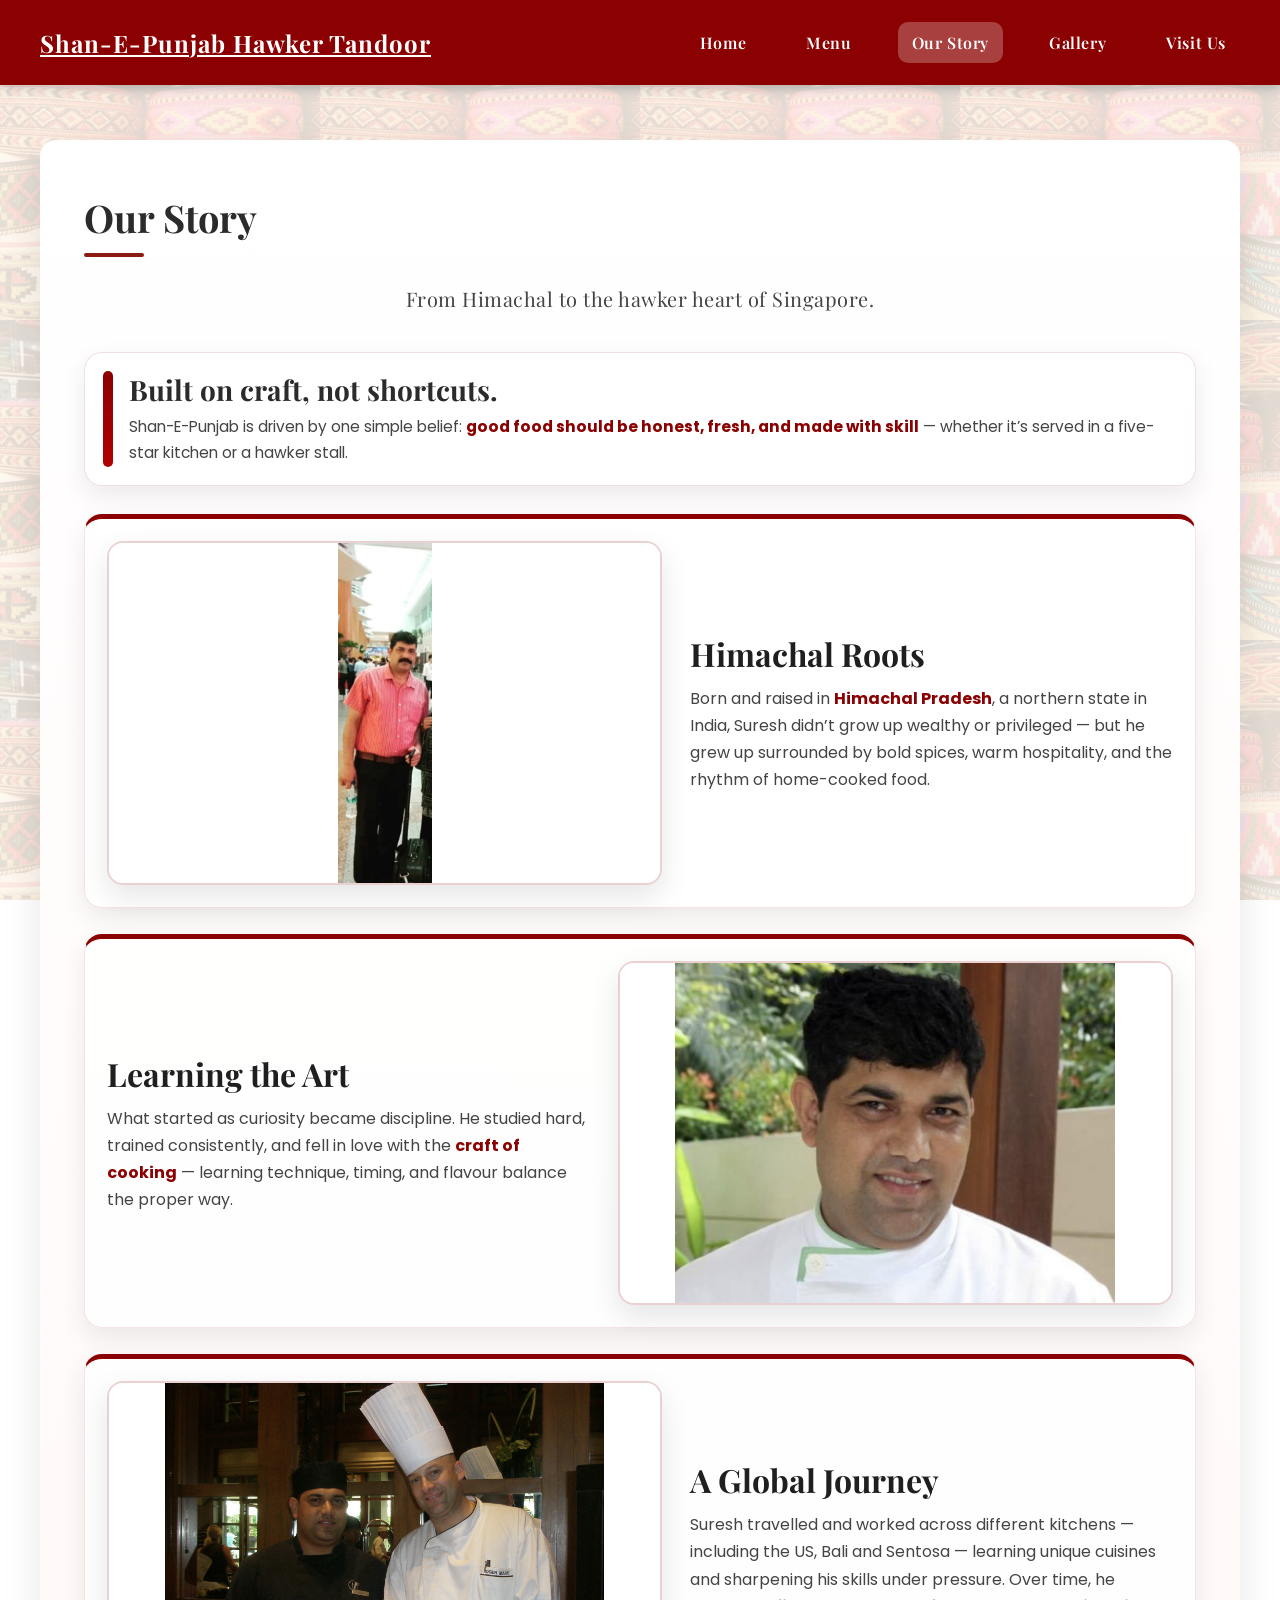
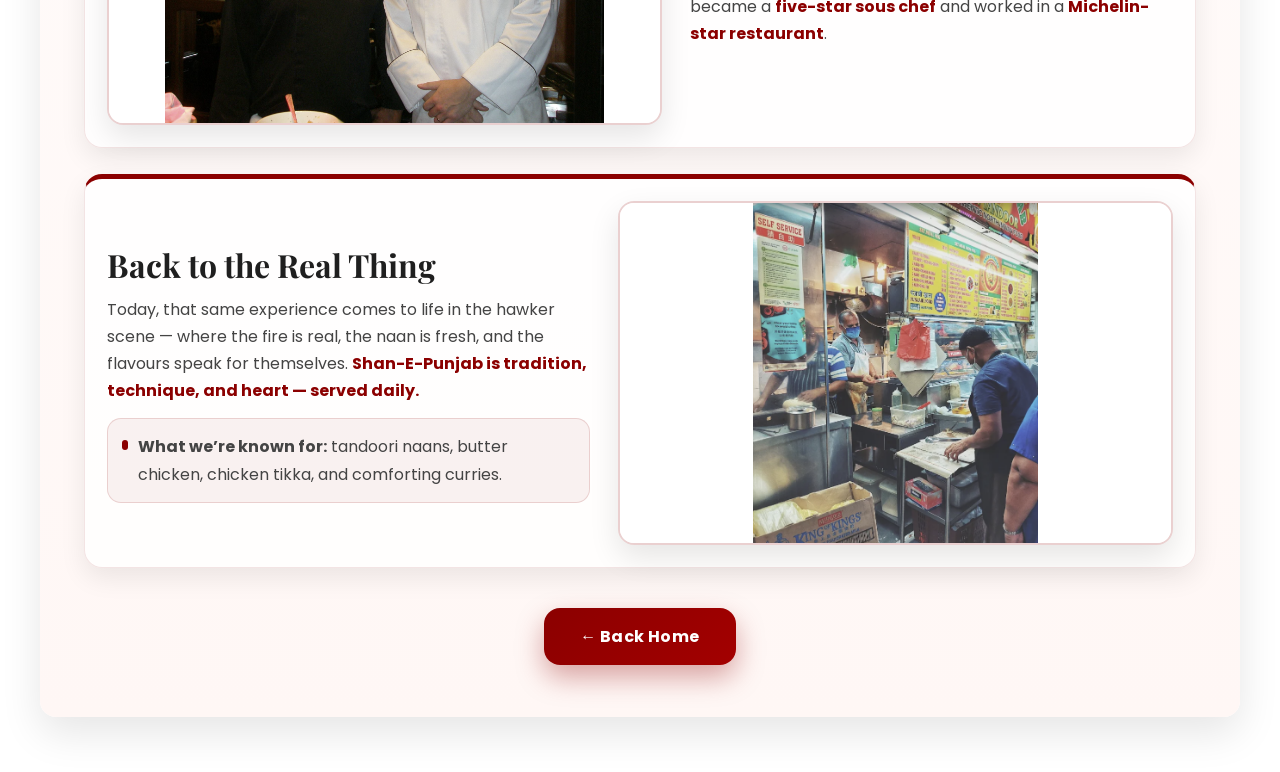
<file: story.html>
<!DOCTYPE html>
<html lang="en">
<head>
  <meta charset="UTF-8" />
  <meta name="viewport" content="width=device-width, initial-scale=1.0" />
  <title>Our Story | Shan-E-Punjab</title>

  <!-- Fonts -->
  <link rel="preconnect" href="https://fonts.googleapis.com">
  <link rel="preconnect" href="https://fonts.gstatic.com" crossorigin>
  <link href="https://fonts.googleapis.com/css2?family=Poppins:wght@400;600;700&family=Playfair+Display:wght@600;700&display=swap" rel="stylesheet">

  <!-- CSS -->
  <link rel="stylesheet" href="style.css" />
</head>

<body>

  <!-- NAVBAR (Our Story highlighted) -->
  <header class="site-header">
    <div class="container nav-wrap">

      <a href="index.html" class="logo">
        Shan-E-Punjab Hawker Tandoor
      </a>

      <nav class="nav">
        <a href="index.html">Home</a>
        <a href="menu.html">Menu</a>
        <a href="story.html" class="active">Our Story</a>
        <a href="gallery.html">Gallery</a>
        <a href="visit.html">Visit Us</a>
      </nav>

    </div>
  </header>

  <!-- PAGE CONTENT -->
  <section class="section">
    <div class="container">
      <div class="section-box">

        <h2 class="reveal">Our Story</h2>
        <p class="menu-subtitle reveal">From Himachal to the hawker heart of Singapore.</p>

        <!-- STORY HERO QUOTE -->
        <div class="story-quote reveal">
          <div class="story-quote-bar"></div>
          <div class="story-quote-text">
            <h3>Built on craft, not shortcuts.</h3>
            <p>
              Shan-E-Punjab is driven by one simple belief:
              <span class="story-accent">good food should be honest, fresh, and made with skill</span> —
              whether it’s served in a five-star kitchen or a hawker stall.
            </p>
          </div>
        </div>

        <!-- STORY SHOWCASE -->
        <div class="story-showcase">

          <!-- 1 -->
          <div class="story-row reveal">
            <div class="story-img">
              <img src="papa 3.jpeg" alt="Suresh in India">
            </div>
            <div class="story-text">
              <h3>Himachal Roots</h3>
              <p>
                Born and raised in <span class="story-accent">Himachal Pradesh</span>, a northern state in India,
                Suresh didn’t grow up wealthy or privileged — but he grew up surrounded by
                bold spices, warm hospitality, and the rhythm of home-cooked food.
              </p>
            </div>
          </div>

          <!-- 2 (reversed) -->
          <div class="story-row reverse reveal">
            <div class="story-img">
              <img src="papa 1.png" alt="Suresh portrait">
            </div>
            <div class="story-text">
              <h3>Learning the Art</h3>
              <p>
                What started as curiosity became discipline. He studied hard, trained consistently,
                and fell in love with the <span class="story-accent">craft of cooking</span> —
                learning technique, timing, and flavour balance the proper way.
              </p>
            </div>
          </div>

          <!-- 3 -->
          <div class="story-row reveal">
            <div class="story-img">
              <img src="papa 2.png" alt="Suresh with another chef">
            </div>
            <div class="story-text">
              <h3>A Global Journey</h3>
              <p>
                Suresh travelled and worked across different kitchens — including the US, Bali and Sentosa —
                learning unique cuisines and sharpening his skills under pressure.
                Over time, he became a <span class="story-accent">five-star sous chef</span> and worked in a
                <span class="story-accent">Michelin-star restaurant</span>.
              </p>
            </div>
          </div>

          <!-- 4 (final message) -->
          <div class="story-row reverse reveal">
            <div class="story-img">
              <img src="shane punjab 2 .png" alt="Shan-e-punjab">
            </div>
            <div class="story-text">
              <h3>Back to the Real Thing</h3>
              <p>
                Today, that same experience comes to life in the hawker scene —
                where the fire is real, the naan is fresh, and the flavours speak for themselves.
                <span class="story-accent">Shan-E-Punjab is tradition, technique, and heart — served daily.</span>
              </p>

              <div class="story-mini-card">
                <div class="story-mini-dot"></div>
                <p><strong>What we’re known for:</strong> tandoori naans, butter chicken, chicken tikka, and comforting curries.</p>
              </div>
            </div>
          </div>

        </div>

        <div class="section-actions reveal">
          <a class="btn" href="index.html">← Back Home</a>
        </div>

      </div>
    </div>
  </section>

  <!-- SCROLL REVEAL SCRIPT -->
  <script>
    function revealOnScroll() {
      const reveals = document.querySelectorAll(".reveal");
      for (let i = 0; i < reveals.length; i++) {
        const windowHeight = window.innerHeight;
        const elementTop = reveals[i].getBoundingClientRect().top;
        const elementVisible = 100;

        if (elementTop < windowHeight - elementVisible) {
          reveals[i].classList.add("active");
        }
      }
    }

    window.addEventListener("scroll", revealOnScroll);
    window.addEventListener("load", revealOnScroll);
  </script>

</body>

</html>
</file>
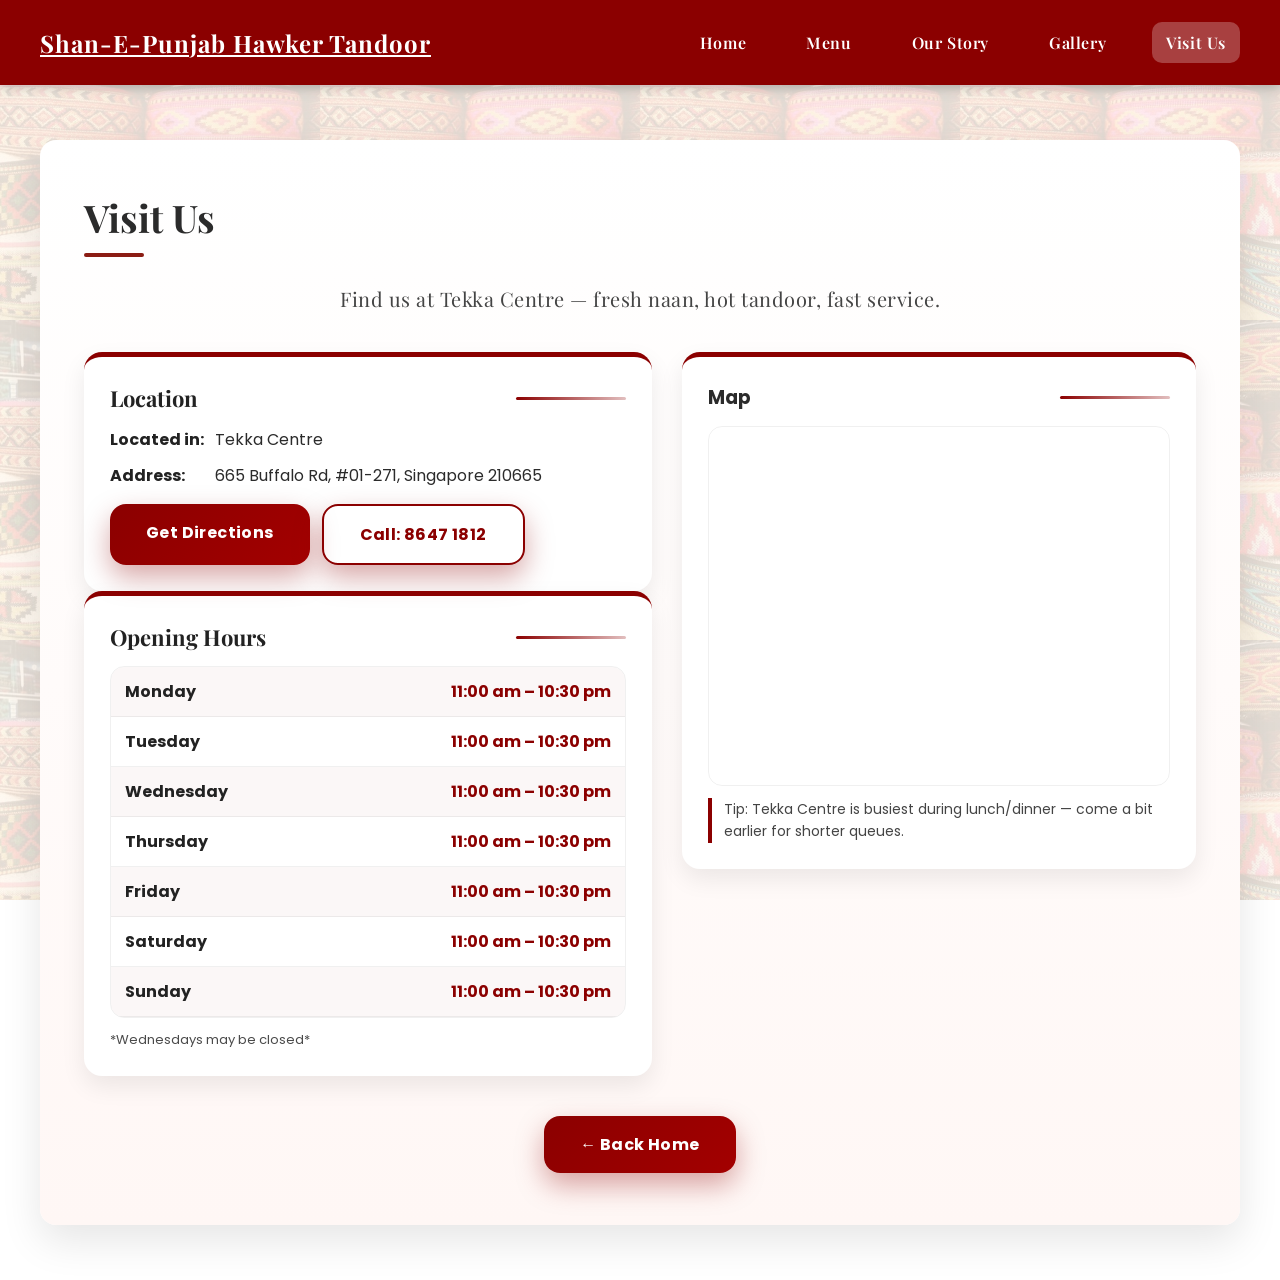
<file: visit.html>
<!DOCTYPE html>
<html lang="en">
<head>
  <meta charset="UTF-8" />
  <meta name="viewport" content="width=device-width, initial-scale=1.0" />
  <title>Visit Us | Shan-E-Punjab</title>

  <!-- Fonts -->
  <link rel="preconnect" href="https://fonts.googleapis.com">
  <link rel="preconnect" href="https://fonts.gstatic.com" crossorigin>
  <link href="https://fonts.googleapis.com/css2?family=Poppins:wght@400;600;700&family=Playfair+Display:wght@600;700&display=swap" rel="stylesheet">

  <!-- CSS -->
  <link rel="stylesheet" href="style.css" />
</head>

<body>

  <!-- NAVBAR (Visit page highlighted) -->
  <header class="site-header">
    <div class="container nav-wrap">
      <a href="index.html" class="logo">Shan-E-Punjab Hawker Tandoor</a>

      <nav class="nav">
        <a href="index.html">Home</a>
        <a href="menu.html">Menu</a>
        <a href="story.html">Our Story</a>
        <a href="gallery.html">Gallery</a>
        <a href="visit.html" class="active">Visit Us</a>
      </nav>
    </div>
  </header>

  <section class="section">
    <div class="container">
      <div class="section-box">
        <h2 class="reveal">Visit Us</h2>
        <p class="menu-subtitle reveal">Find us at Tekka Centre — fresh naan, hot tandoor, fast service.</p>

        <div class="visit-layout">

          <!-- LEFT: Info -->
          <div class="visit-info reveal">

            <div class="info-card">
              <div class="info-card-header">
                <h3>Location</h3>
                <div class="accent-line"></div>
              </div>

              <p class="info-line">
                <span class="info-label">Located in:</span>
                <span>Tekka Centre</span>
              </p>

              <p class="info-line">
                <span class="info-label">Address:</span>
                <span>665 Buffalo Rd, #01-271, Singapore 210665</span>
              </p>

              <div class="visit-actions">
                <!-- Opens Google Maps directions -->
                <a class="btn" target="_blank"
                   href="https://www.google.com/maps/dir/?api=1&destination=665%20Buffalo%20Rd%2C%20%2301-271%2C%20Singapore%20210665">
                  Get Directions
                </a>

                <!-- Click-to-call -->
                <a class="btn btn-outline" href="tel:+6586471812">Call: 8647 1812</a>
              </div>
            </div>

            <div class="info-card">
              <div class="info-card-header">
                <h3>Opening Hours</h3>
                <div class="accent-line"></div>
              </div>

              <div class="hours-grid">
                <div class="hours-row"><span>Monday</span><span>11:00 am – 10:30 pm</span></div>
                <div class="hours-row"><span>Tuesday</span><span>11:00 am – 10:30 pm</span></div>
                <div class="hours-row"><span>Wednesday</span><span>11:00 am – 10:30 pm</span></div>
                <div class="hours-row"><span>Thursday</span><span>11:00 am – 10:30 pm</span></div>
                <div class="hours-row"><span>Friday</span><span>11:00 am – 10:30 pm</span></div>
                <div class="hours-row"><span>Saturday</span><span>11:00 am – 10:30 pm</span></div>
                <div class="hours-row"><span>Sunday</span><span>11:00 am – 10:30 pm</span></div>
              </div>

              <p class="small-note">
                *Wednesdays may be closed*
              </p>
            </div>

          </div>

          <!-- RIGHT: Map -->
          <div class="visit-map reveal">
            <div class="map-card">
              <div class="info-card-header">
                <h3>Map</h3>
                <div class="accent-line"></div>
              </div>

              <!-- Google Maps embed (works without API key) -->
              <div class="map-embed">
                <iframe
                  title="Shan-E-Punjab - Tekka Centre"
                  loading="lazy"
                  referrerpolicy="no-referrer-when-downgrade"
                  src="https://www.google.com/maps?q=665%20Buffalo%20Rd%20%2301-271%20Singapore%20210665&output=embed">
                </iframe>
              </div>

              <div class="map-hint">
                Tip: Tekka Centre is busiest during lunch/dinner — come a bit earlier for shorter queues.
              </div>
            </div>
          </div>

        </div>

        <div class="section-actions reveal">
          <a class="btn" href="index.html">← Back Home</a>
        </div>

      </div>
    </div>
  </section>

  <!-- SCROLL REVEAL SCRIPT -->
  <script>
    function revealOnScroll() {
      const reveals = document.querySelectorAll(".reveal");
      for (let i = 0; i < reveals.length; i++) {
        const windowHeight = window.innerHeight;
        const elementTop = reveals[i].getBoundingClientRect().top;
        const elementVisible = 100;

        if (elementTop < windowHeight - elementVisible) {
          reveals[i].classList.add("active");
        }
      }
    }

    window.addEventListener("scroll", revealOnScroll);
    window.addEventListener("load", revealOnScroll);
  </script>

</body>

</html>
</file>
<file: style.css>
/* =========================
   RESET + BASE
   ========================= */
*{ box-sizing:border-box; margin:0; padding:0; }

:root{
  --brand:#8B0000;
  --brand-dark:#6f0000;
  --ink:#2b2b2b;
  --paper:rgba(255,255,255,0.92);
  --paper-strong:rgba(255,255,255,0.97);
}

body{
  font-family:'Poppins',sans-serif;
  color:var(--ink);

  background-image:
    linear-gradient(rgba(255,248,240,0.88), rgba(255,248,240,0.88)),
    url("Fagu, Shimla caps.jpg");
  background-size:320px 320px;
  background-repeat:repeat;
  background-attachment:fixed;
}

.container{
  width:min(1200px, calc(100% - 48px));
  margin:0 auto;
}

/* =========================
   NAVBAR
   ========================= */
.site-header{
  background:var(--brand);
  box-shadow:0 2px 12px rgba(0,0,0,0.25);
}

.nav-wrap{
  padding:22px 0;
  display:flex;
  justify-content:space-between;
  align-items:center;
  gap:18px;
}

.logo{
  font-family:'Playfair Display', serif;
  color:#fff;
  font-size:24px;
  font-weight:700;
  letter-spacing:1px;
  white-space:nowrap;
}

.nav{
  display:flex;
  gap:32px;
  flex-wrap:wrap;
  justify-content:flex-end;
}

.nav a{
  font-family:'Playfair Display', serif;
  color:#fff;
  text-decoration:none;
  font-weight:600;
  letter-spacing:0.6px;
  padding:10px 14px;
  border-radius:10px;
  transition:0.25s;
}

.nav a:hover{
  background:rgba(255,255,255,0.15);
}

/* =========================
   HERO
   ========================= */
.hero{ padding:34px 0 12px; }

.hero-inner{
  height:70vh;
  min-height:460px;
  border-radius:14px;
  overflow:hidden;

  background-image:
    linear-gradient(rgba(0,0,0,0.30), rgba(0,0,0,0.30)),
    url("image 1 bttr.png");

  background-size:cover;
  background-position:center;

  display:flex;
  align-items:center;
  justify-content:center;

  box-shadow:0 16px 42px rgba(0,0,0,0.25);
  filter:contrast(1.08) saturate(1.15) brightness(1.08);
}

.hero-content{
  text-align:center;
  color:#fff;
  max-width:850px;
  padding:34px;
}

.hero-content h1{
  font-family:'Playfair Display', serif;
  font-size:56px;
  line-height:1.05;
  margin-bottom:32px;
  text-shadow:0 6px 18px rgba(0,0,0,0.40);
}

.hero-content p{
  font-size:18px;
  margin-bottom:18px;
  opacity:0.95;
  text-shadow:0 6px 18px rgba(0,0,0,0.35);
}

/* =========================
   BUTTONS
   ========================= */
.btn{
  display:inline-block;
  background: linear-gradient(135deg, #8B0000, #a30000);
  color:#fff;
  padding:16px 36px;
  border-radius:16px;
  text-decoration:none;
  font-weight:700;
  letter-spacing:0.4px;
  box-shadow:0 12px 28px rgba(139,0,0,0.35);
  transition:0.3s ease;
  border:none;
}

.btn:hover{
  transform:translateY(-4px) scale(1.03);
  box-shadow:0 20px 45px rgba(139,0,0,0.45);
}

/* =========================
   SECTIONS
   ========================= */
.section{ padding:55px 0; }

.section-box{
  background:var(--paper);
  border-radius:16px;
  padding:52px 44px;
  box-shadow:0 16px 40px rgba(0,0,0,0.10);
}

.section-box h2{
  font-family:'Playfair Display', serif;
  font-size:38px;
  margin-bottom:28px;
}

.lead{
  max-width:820px;
  line-height:1.7;
  font-size:16px;
  opacity:0.95;
  margin:0 auto;
  
}
/* =========================
   HOMEPAGE CARDS 
   ========================= */

.cards{
  display:grid;
  grid-template-columns:repeat(auto-fit, minmax(240px, 1fr));
  gap:28px;
  margin-top:18px;
}

.card{
  background:var(--paper-strong);
  border-radius:14px;
  padding:28px;
  min-height:90px;

  display:flex;
  align-items:center;
  justify-content:center;
  text-align:center;

  font-weight:600;
  border:1px solid rgba(0,0,0,0.06);
  box-shadow:0 10px 25px rgba(0,0,0,0.08);
  transition:0.28s ease;
}

.card:hover{
  transform:translateY(-8px);
  box-shadow:0 22px 45px rgba(0,0,0,0.14);
  border-color:rgba(139,0,0,0.25);
}

/* center CTA buttons under sections */
.section-actions{
  margin-top:40px;
  display:flex;
  justify-content:center;
}

/* optional: if you still use btn-outline anywhere */
.btn-outline{
  background:transparent;
  color:var(--brand);
  border:2px solid var(--brand);
}

.btn-outline:hover{
  background:var(--brand);
  color:#fff;
}
/* =========================
   PROFESSIONAL MENU GRID
   ========================= */

.menu-subtitle{
  font-family:'Playfair Display', serif;
  font-size:20px;
  text-align:center;
  margin-bottom:40px;
  color:#444;
  letter-spacing:0.5px;
}

.menu-grid{
  display:grid;
  grid-template-columns:repeat(auto-fit, minmax(280px, 1fr));
  gap:30px;
  margin-top:30px;
}

.menu-item{
  background:#fff;
  border-radius:18px;
  padding:25px;
  box-shadow:0 10px 25px rgba(0,0,0,0.08);
  border-top:5px solid var(--brand);
  transition:all 0.35s ease;
  display:flex;
  flex-direction:column;
  justify-content:space-between;
  min-height:160px;
}

.menu-item:hover{
  transform:translateY(-10px);
  box-shadow:0 20px 45px rgba(0,0,0,0.15);
}

.menu-item h3{
  font-family:'Playfair Display', serif;
  font-size:18px;
  margin-bottom:8px;
  color:#222;
}

.menu-item p{
  font-size:14px;
  line-height:1.5;
  color:#555;
  margin-bottom:12px;
}

.menu-price{
  font-weight:700;
  color:var(--brand);
  font-size:16px;
  margin-top:auto;
}
/* =========================
   REVIEWS SCROLL
   ========================= */
.reviews-scroll{
  display:flex;
  gap:20px;
  margin-top:30px;
  overflow-x:auto;
  scroll-snap-type:x mandatory;
  padding-bottom:10px;
}

.review-card{
  min-width:280px;
  background:white;
  border-radius:18px;
  padding:20px;
  text-align:center;
  box-shadow:0 8px 20px rgba(0,0,0,0.1);
  transition:0.3s;
  scroll-snap-align:start;
}

.review-card:hover{
  transform:translateY(-8px);
  box-shadow:0 15px 30px rgba(0,0,0,0.2);
}

.review-card img{
  width:100%;
  height:180px;
  object-fit:cover;
  border-radius:12px;
  margin-bottom:15px;
}

.review-card span{
  font-weight:bold;
  color:#b92b27;
}

/* =========================
   SCROLL REVEAL
   ========================= */
.reveal{
  opacity:0;
  transform:translateY(40px);
  transition:all 0.8s ease;
}

.reveal.active{
  opacity:1;
  transform:translateY(0);
}

/* =========================
   FOOTER
   ========================= */
.footer{
  margin-top:40px;
  background:#2e2e2e;
  color:#fff;
}

.footer-inner{
  padding:22px 0;
  display:flex;
  justify-content:space-between;
  gap:14px;
  flex-wrap:wrap;
  font-size:14px;
}

/* =========================
   MOBILE
   ========================= */
@media(max-width: 900px){
  .hero-content h1{ font-size:44px; }
}

@media(max-width: 768px){
  .nav-wrap{ flex-direction:column; }
  .logo{ text-align:center; }
  .nav{ justify-content:center; gap:16px; }

  .hero-inner{ height:60vh; min-height:420px; }
  .hero-content h1{ font-size:34px; }

  .section-box{ padding:36px 18px; }
  .section-box h2{ font-size:30px; }
}
.menu-nav{
  display:flex;
  flex-wrap:wrap;
  gap:10px;
  justify-content:center;
  margin:18px 0 28px;
}

.menu-chip{
  text-decoration:none;
  font-weight:700;
  font-size:13px;
  color:var(--brand);
  background:rgba(139,0,0,0.08);
  border:1px solid rgba(139,0,0,0.18);
  padding:10px 14px;
  border-radius:999px;
  transition:0.25s;
}

.menu-chip:hover{
  transform:translateY(-2px);
  background:rgba(139,0,0,0.14);
  border-color:rgba(139,0,0,0.28);
}

.menu-section{
  margin-top:36px;
}

.menu-section-head{
  display:flex;
  align-items:center;
  gap:16px;
  margin-bottom:18px;
}

.menu-section-title{
  font-family:'Playfair Display', serif;
  font-size:22px;
  color:#222;
  white-space:nowrap;
}

.menu-section-line{
  height:3px;
  flex:1;
  background:linear-gradient(90deg, var(--brand), rgba(139,0,0,0.05));
  border-radius:999px;
  opacity:0.9;
}

html{
  scroll-behavior:smooth;
}
.nav a.active{
  background:rgba(255,255,255,0.25);
}
/* =========================
   RESTAURANT GALLERY SHOWCASE
   ========================= */

.gallery-showcase{
  margin-top:40px;
  display:flex;
  flex-direction:column;
  gap:70px;
}

/* row layout */
.gallery-row{
  display:flex;
  align-items:center;
  gap:50px;
}

/* alternate sides */
.gallery-row.reverse{
  flex-direction:row-reverse;
}

/* image container */
.gallery-img{
  flex:1;
}

.gallery-img img{
  width:100%;
  height:auto;        /* IMPORTANT: no cropping */
  border-radius:18px;
  box-shadow:0 18px 40px rgba(0,0,0,0.18);
  transition:0.35s ease;
}

.gallery-img img:hover{
  transform:scale(1.03);
}

/* text side */
.gallery-text{
  flex:1;
}

.gallery-text h3{
  font-family:'Playfair Display', serif;
  font-size:32px;
  margin-bottom:15px;
}

.gallery-text p{
  font-size:17px;
  line-height:1.7;
  color:#555;
  max-width:500px;
}
@media(max-width:900px){

  .gallery-row,
  .gallery-row.reverse{
    flex-direction:column;
    text-align:center;
  }

  .gallery-text p{
    margin:0 auto;
  }
}
.gallery-showcase {
  display: flex;
  flex-direction: column;
  gap: 60px;
  margin-top: 40px;
}

.gallery-row {
  display: flex;
  align-items: center;
  gap: 40px;
}

.gallery-row.reverse {
  flex-direction: row-reverse;
}

.gallery-row img {
  width: 55%;
  height: auto;
  border-radius: 14px;
  object-fit: contain; /* prevents cropping */
  box-shadow: 0 10px 30px rgba(0,0,0,0.15);
}

.gallery-text {
  width: 45%;
}

.gallery-text h3 {
  font-family: "Playfair Display", serif;
  font-size: 28px;
  margin-bottom: 10px;
}

.gallery-text p {
  color: #555;
  line-height: 1.6;
}
.section-box h2 {
  position: relative;
  display: inline-block;
}

.section-box h2::after {
  content: "";
  display: block;
  width: 60px;
  height: 4px;
  background: #8B1C13; /* Punjabi red */
  margin-top: 10px;
  border-radius: 2px;
}
.gallery-text {
  border-left: 4px solid #8B1C13;
  padding-left: 20px;
}
.gallery-img img {
  border-radius: 14px;
  transition: all 0.4s ease;
}

.gallery-img img:hover {
  transform: scale(1.02);
  box-shadow: 0 10px 30px rgba(139, 28, 19, 0.35);
}
.gallery-text h3 {
  color: #8B1C13;
}
.section-box {
  background: linear-gradient(
    180deg,
    #ffffff 0%,
    #fff7f5 100%
  );
}
/* =========================
   VISIT US PAGE
   ========================= */

.visit-layout{
  display:grid;
  grid-template-columns: 1.05fr 0.95fr;
  gap:30px;
  margin-top:26px;
  align-items:start;
}

.info-card, .map-card{
  background:#fff;
  border-radius:18px;
  padding:26px;
  box-shadow:0 10px 25px rgba(0,0,0,0.08);
  border-top:5px solid var(--brand);
  transition:all 0.35s ease;
}

.info-card:hover, .map-card:hover{
  transform:translateY(-8px);
  box-shadow:0 20px 45px rgba(0,0,0,0.14);
}

.info-card-header{
  display:flex;
  align-items:center;
  justify-content:space-between;
  gap:14px;
  margin-bottom:14px;
}

.info-card h3{
  font-family:'Playfair Display', serif;
  font-size:22px;
  color:#222;
}

.accent-line{
  height:3px;
  width:110px;
  border-radius:999px;
  background: linear-gradient(90deg, var(--brand), rgba(139,0,0,0.25));
}

.info-line{
  display:flex;
  gap:10px;
  margin:10px 0;
  line-height:1.6;
}

.info-label{
  min-width:95px;
  font-weight:700;
  color:#222;
}

.visit-actions{
  display:flex;
  gap:12px;
  flex-wrap:wrap;
  margin-top:16px;
}

.hours-grid{
  margin-top:10px;
  border:1px solid rgba(0,0,0,0.06);
  border-radius:14px;
  overflow:hidden;
}

.hours-row{
  display:flex;
  justify-content:space-between;
  gap:12px;
  padding:12px 14px;
  background:#fff;
  border-bottom:1px solid rgba(0,0,0,0.06);
}

.hours-row:nth-child(odd){
  background: rgba(139,0,0,0.03);
}

.hours-row span:first-child{
  font-weight:700;
  color:#222;
}

.hours-row span:last-child{
  color:var(--brand);
  font-weight:700;
}

.small-note{
  margin-top:12px;
  font-size:13px;
  opacity:0.85;
}

.map-embed{
  width:100%;
  height:360px;
  border-radius:14px;
  overflow:hidden;
  border:1px solid rgba(0,0,0,0.06);
}

.map-embed iframe{
  width:100%;
  height:100%;
  border:0;
}

.map-hint{
  margin-top:12px;
  font-size:14px;
  line-height:1.6;
  color:#444;
  border-left:4px solid var(--brand);
  padding-left:12px;
}

/* Mobile */
@media(max-width: 900px){
  .visit-layout{
    grid-template-columns:1fr;
  }
  .map-embed{ height:320px; }
}
/* =========================
   OUR STORY (PAGE STYLES)
   ========================= */
.story-showcase{
  margin-top: 28px;
  display: flex;
  flex-direction: column;
  gap: 26px;
}

.story-row{
  display: grid;
  grid-template-columns: 1.15fr 1fr;
  gap: 28px;
  align-items: center;

  background: rgba(255,255,255,0.80);
  border-radius: 18px;
  padding: 22px;
  border: 1px solid rgba(139,0,0,0.10);
  box-shadow: 0 10px 26px rgba(0,0,0,0.08);
  border-top: 5px solid var(--brand);
  transition: 0.35s ease;
}

.story-row:hover{
  transform: translateY(-8px);
  box-shadow: 0 18px 42px rgba(0,0,0,0.14);
}

.story-row.reverse{
  grid-template-columns: 1fr 1.15fr;
}

.story-row.reverse .story-img{
  order: 2;
}
.story-row.reverse .story-text{
  order: 1;
}

.story-img{
  border-radius: 16px;
  overflow: hidden;
  border: 2px solid rgba(139,0,0,0.18);
  box-shadow: 0 12px 30px rgba(0,0,0,0.10);
}

.story-img img{
  width: 100%;
  height: 340px;
  object-fit: contain; /* prevents cropping */
  background: #fff;
  display: block;
}

.story-text h3{
  font-family: 'Playfair Display', serif;
  font-size: 32px;
  margin-bottom: 10px;
  color: #1f1f1f;
}

.story-text p{
  font-size: 16px;
  line-height: 1.7;
  color: #444;
  max-width: 680px;
}

.story-accent{
  color: var(--brand);
  font-weight: 700;
}

/* Quote / highlight block */
.story-quote{
  margin-top: 18px;
  display: grid;
  grid-template-columns: 10px 1fr;
  gap: 16px;
  align-items: stretch;

  background: rgba(255,255,255,0.78);
  border-radius: 18px;
  padding: 18px 18px;
  border: 1px solid rgba(139,0,0,0.12);
  box-shadow: 0 10px 26px rgba(0,0,0,0.08);
}

.story-quote-bar{
  background: linear-gradient(180deg, var(--brand), #b10000);
  border-radius: 20px;
}

.story-quote-text h3{
  font-family: 'Playfair Display', serif;
  font-size: 28px;
  margin-bottom: 6px;
}

.story-quote-text p{
  font-size: 15.5px;
  line-height: 1.7;
  color: #444;
}

/* Small red-highlight card */
.story-mini-card{
  margin-top: 14px;
  display: flex;
  gap: 10px;
  align-items: flex-start;
  padding: 14px 14px;
  border-radius: 14px;
  background: rgba(139,0,0,0.05);
  border: 1px solid rgba(139,0,0,0.14);
}

.story-mini-dot{
  width: 10px;
  height: 10px;
  border-radius: 999px;
  background: var(--brand);
  margin-top: 7px;
}

/* Mobile */
@media (max-width: 900px){
  .story-row, .story-row.reverse{
    grid-template-columns: 1fr;
  }

  .story-row.reverse .story-img,
  .story-row.reverse .story-text{
    order: initial;
  }

  .story-img img{
    height: 280px;
  }

  .story-text h3{
    font-size: 28px;
  }
}
/* MOBILE NAVBAR */
@media (max-width: 768px){

  .nav-wrap{
    flex-direction: column;
    gap: 10px;
    text-align: center;
  }

  .nav{
    display: flex;
    flex-wrap: wrap;
    justify-content: center;
    gap: 12px;
  }

  .nav a{
    font-size: 14px;
    padding: 6px 10px;
  }

}
@media (max-width: 768px){

  .section{
    padding: 40px 16px;
  }

  .section-box{
    padding: 20px;
  }

}
img{
  max-width: 100%;
  height: auto;
  display: block;
}
@media (max-width: 768px){

  h2{
    font-size: 32px;
  }

  .story-text h3,
  .gallery-text h3{
    font-size: 24px;
  }

}
</file>
